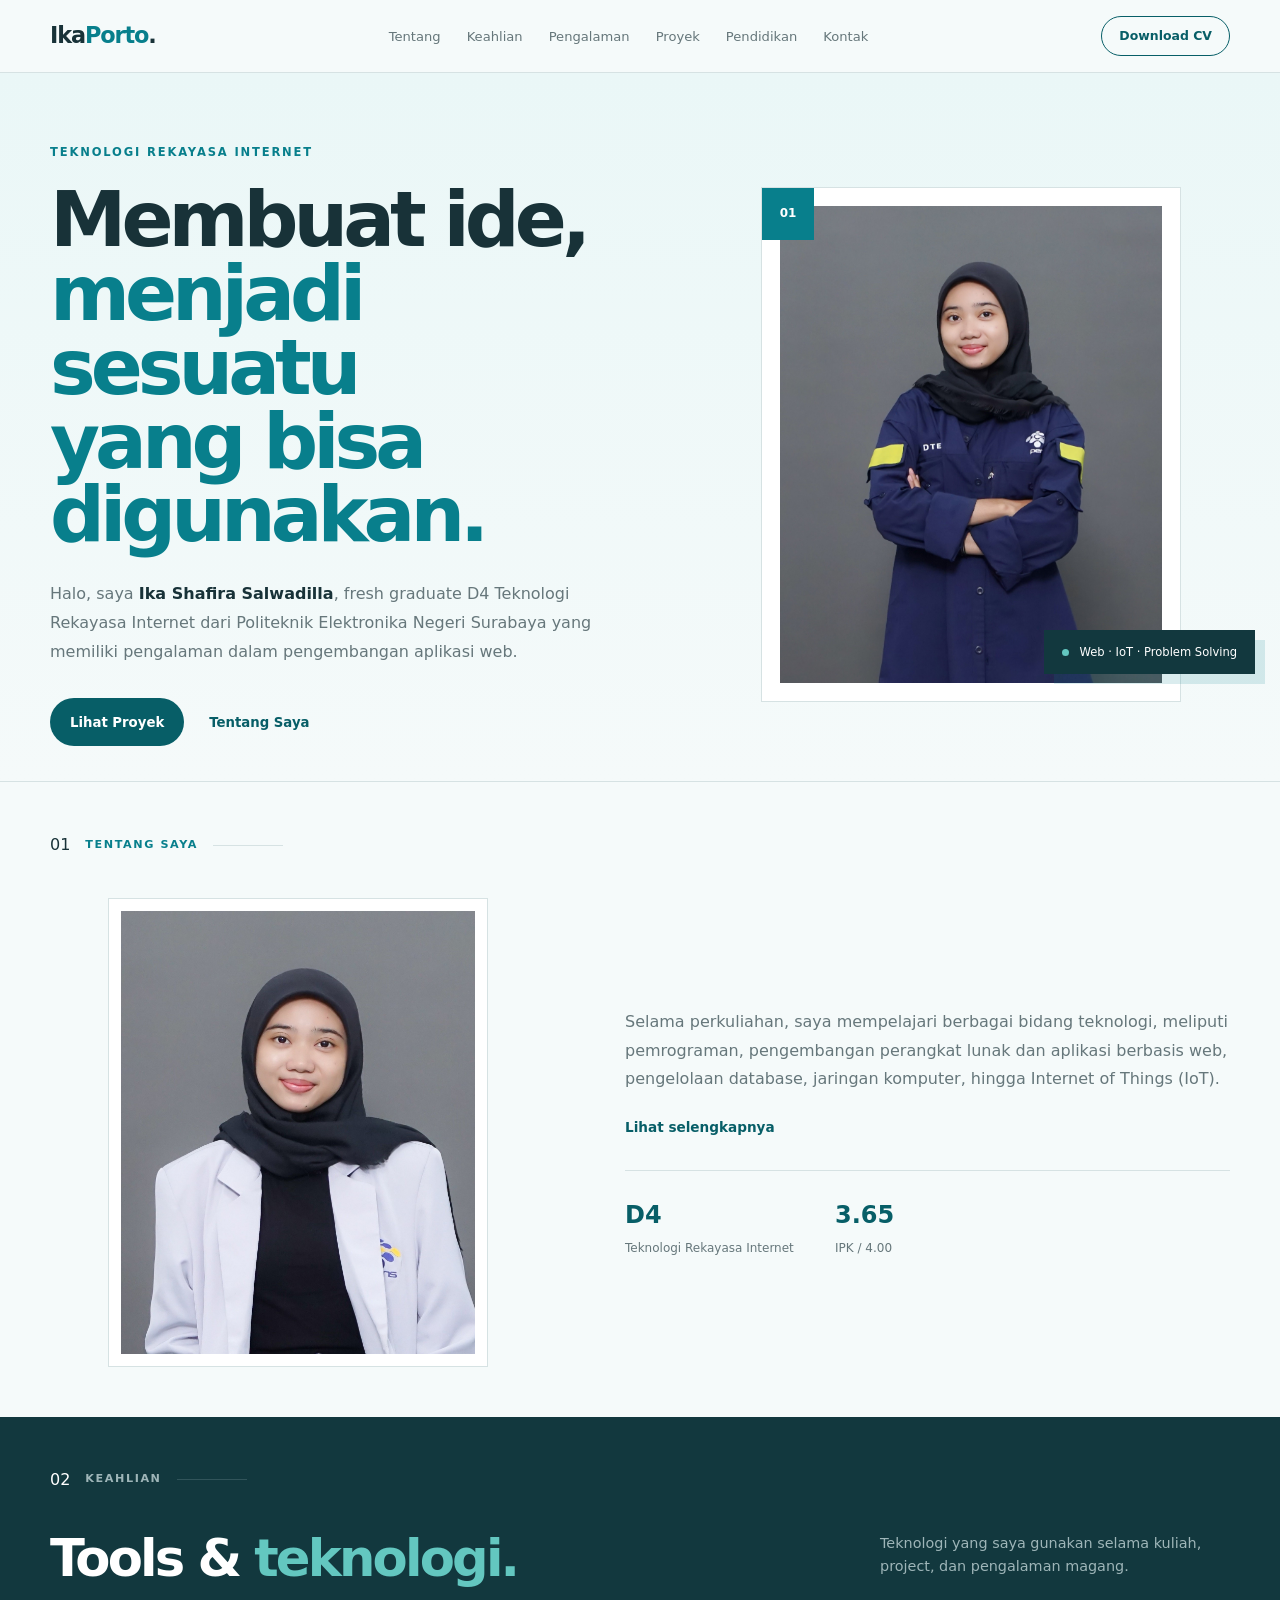
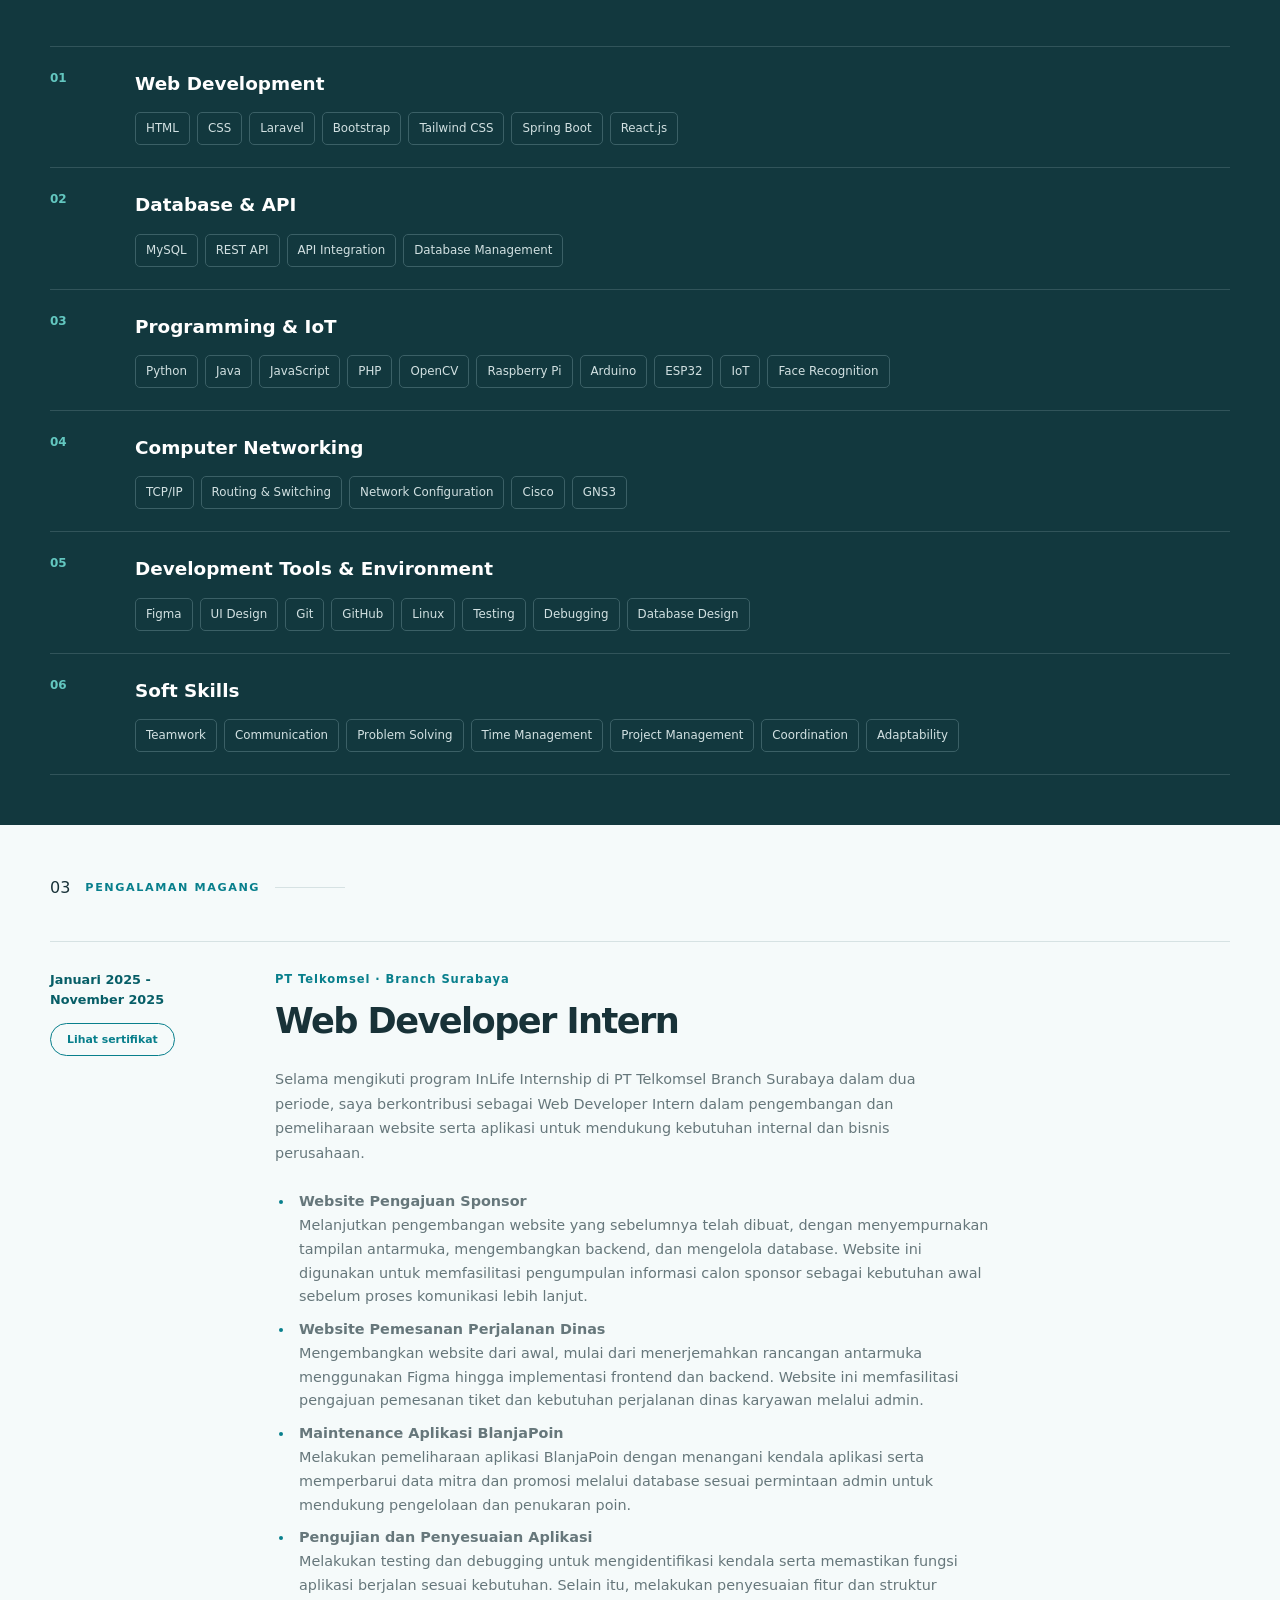
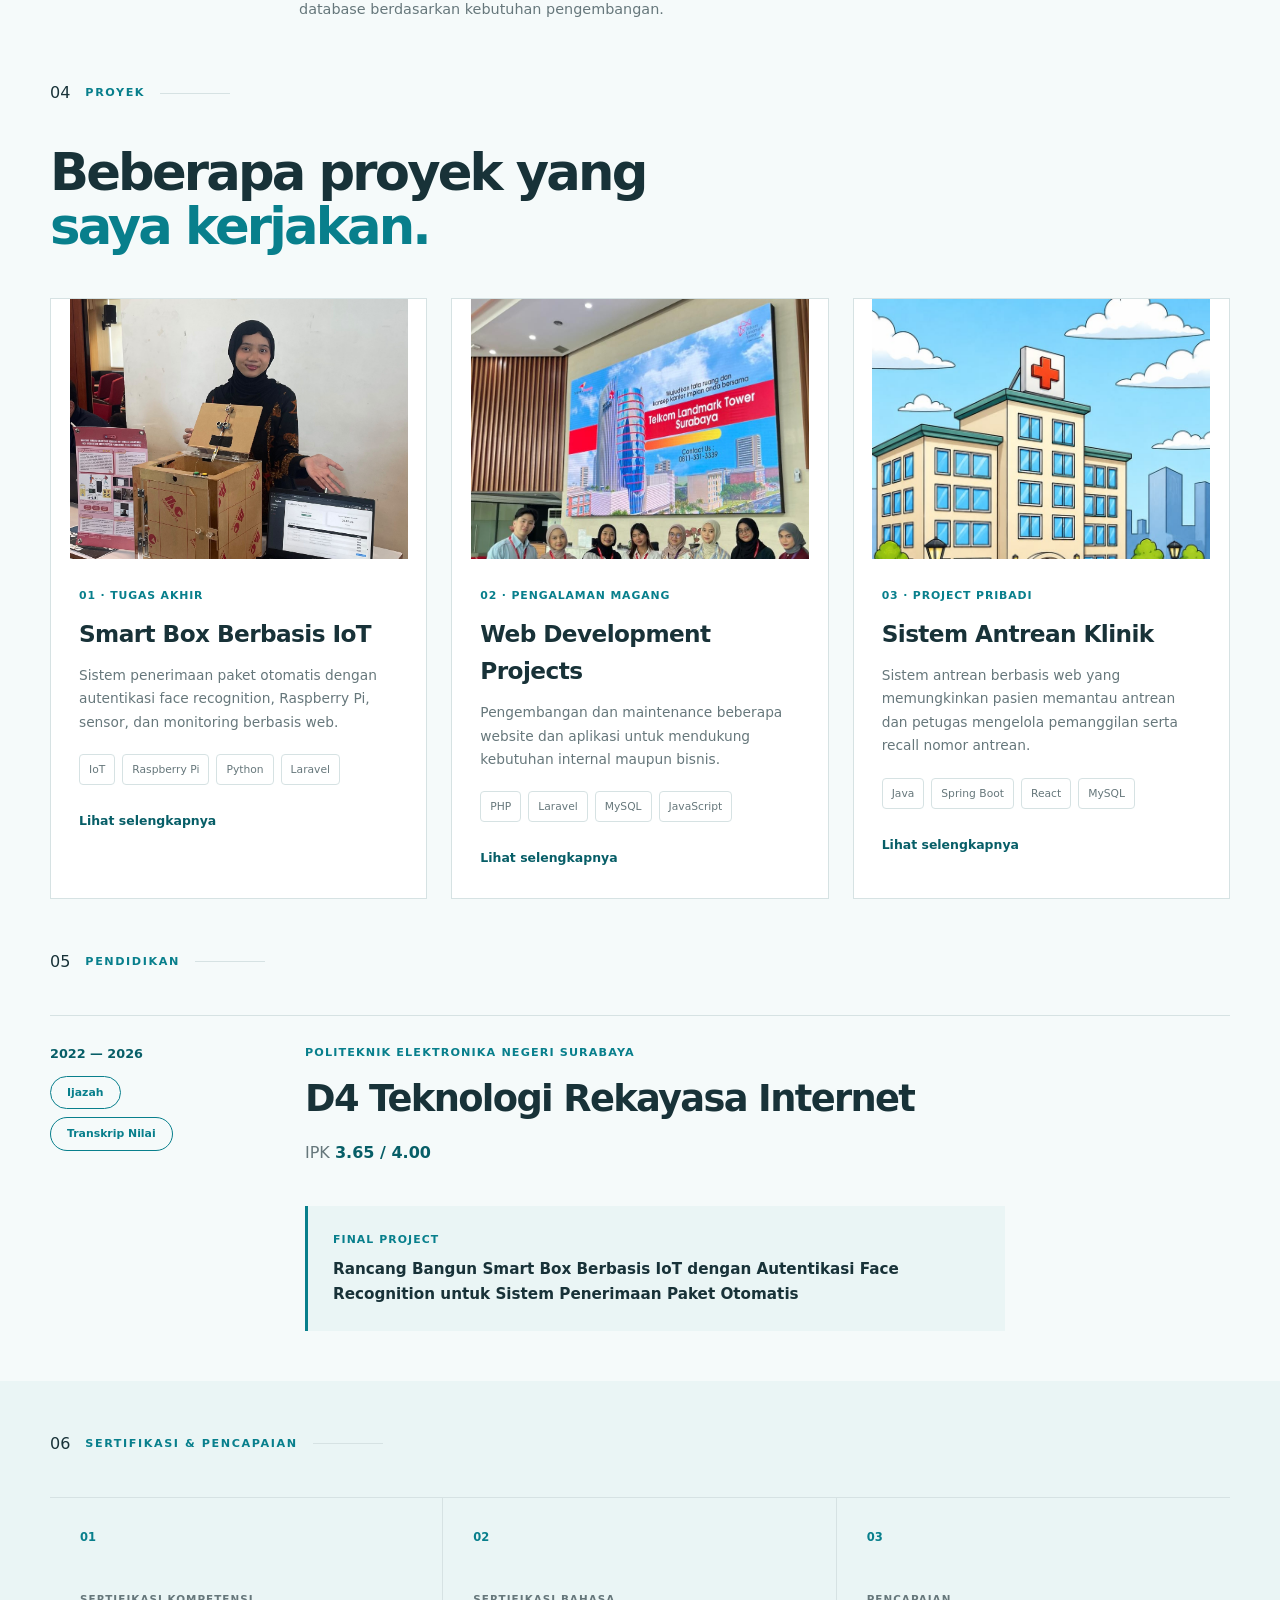
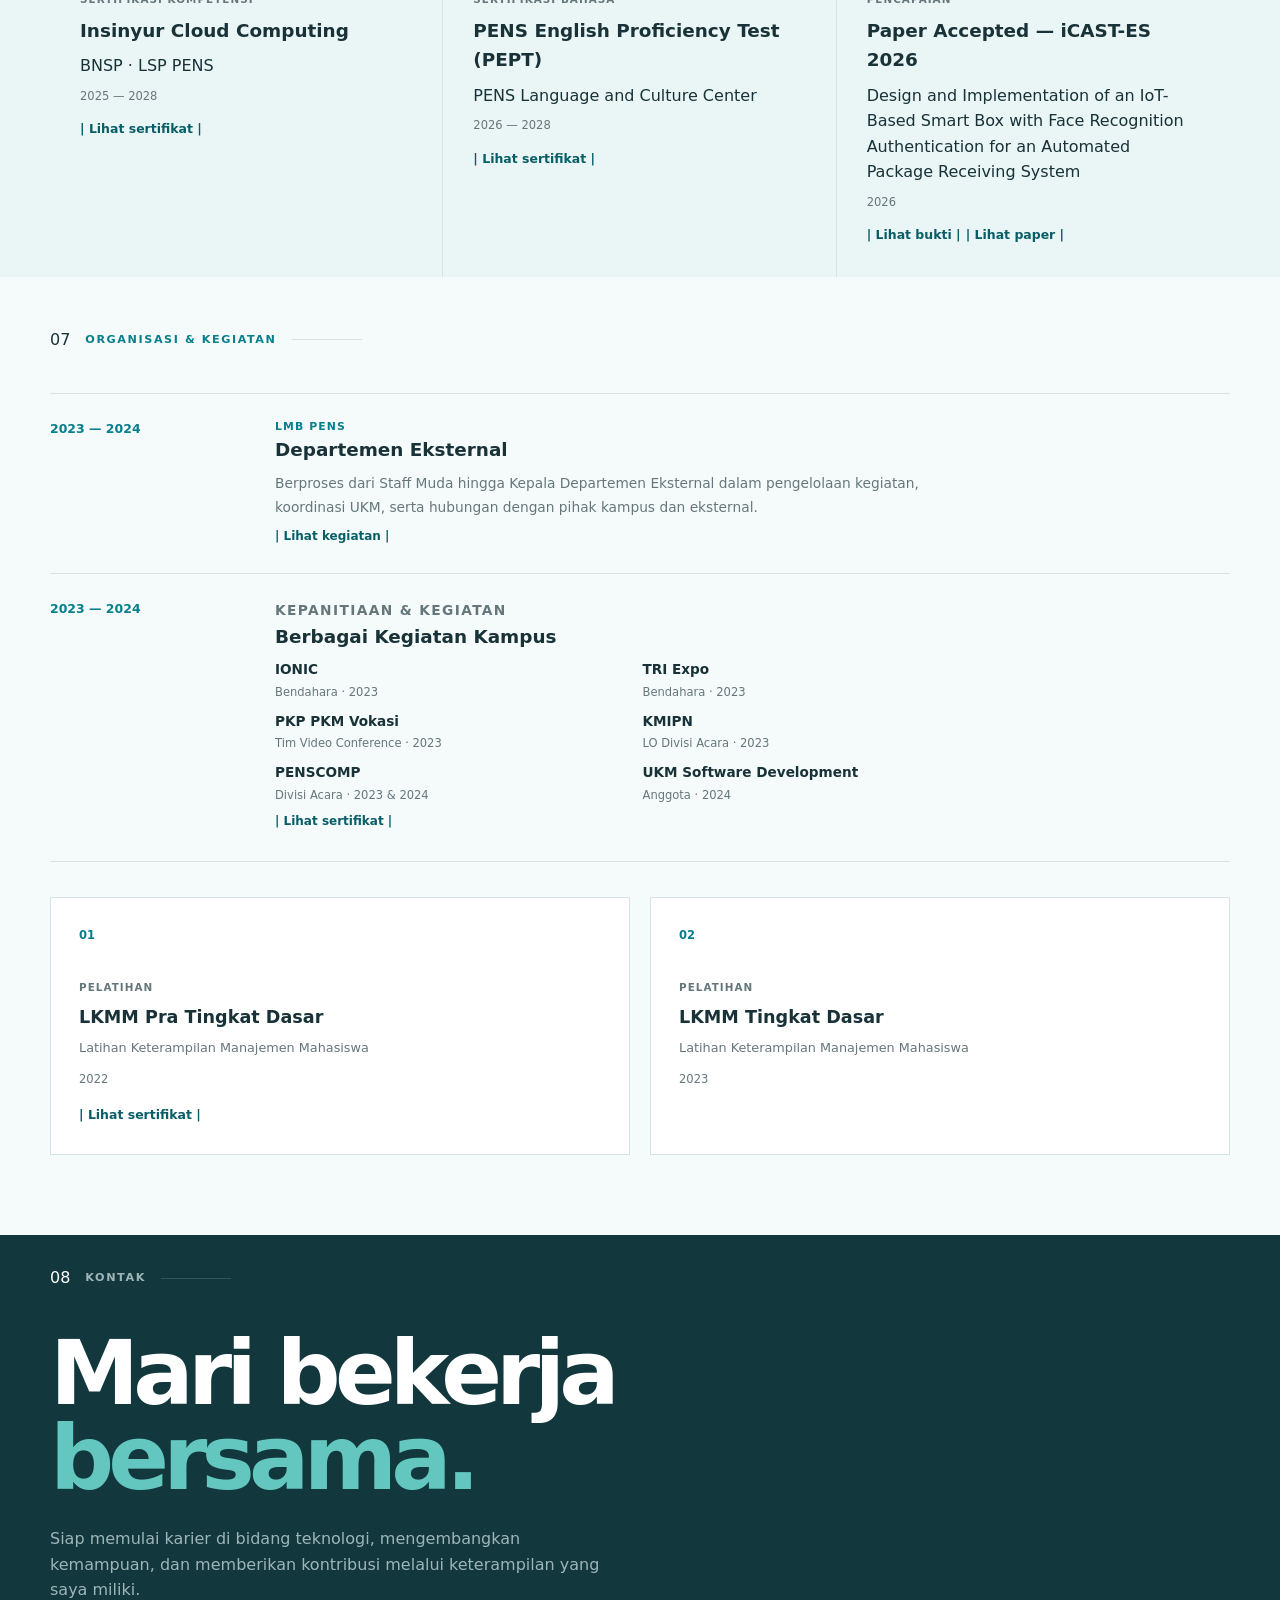
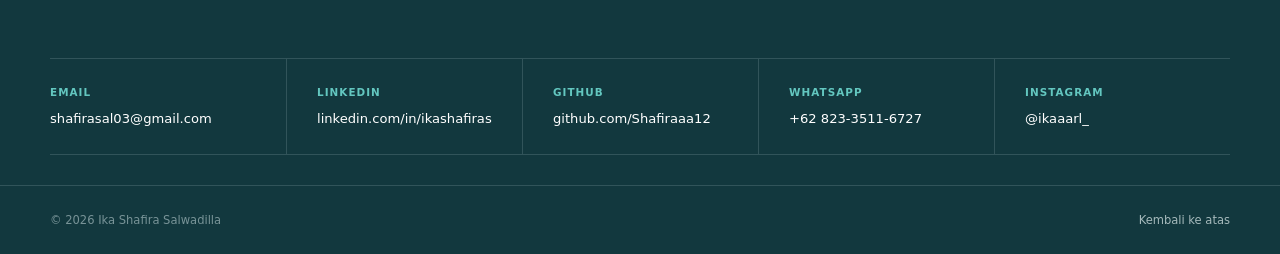
<file: index.html>
<!DOCTYPE html>
<html lang="id">
<head>
  <meta charset="UTF-8">
  <meta name="viewport" content="width=device-width, initial-scale=1.0">

  <title>Ika Shafira Salwadilla | Web Developer</title>

  <meta
    name="description"
    content="Portfolio Ika Shafira Salwadilla, fresh graduate Teknologi Rekayasa Internet dan Web Developer."
  >

  <link rel="stylesheet" href="css/style.css">
</head>

<body>

  <!-- NAVBAR -->

  <header class="navbar">
    <div class="container navbar__inner">

      <a href="#home" class="logo">
        Ika<span>Porto</span></span>.</span>
      </a>

      <button
        class="navbar__toggle"
        type="button"
        aria-label="Buka menu"
        aria-expanded="false"
      >
        ☰
      </button>

      <nav class="navbar__nav">
        <a href="#about">Tentang</a>
        <a href="#skills">Keahlian</a>
        <a href="#experience">Pengalaman</a>
        <a href="#projects">Proyek</a>
        <a href="#education">Pendidikan</a>
        <a href="#contact">Kontak</a>
      </nav>

      <a 
        href="files/CV_Ika_Shafira_Salwadilla.pdf"
        class="navbar__button"
        target="_blank">
        Download CV
      </a>

    </div>
  </header>


  <main>

    <!-- HOME  -->

    <section id="home" class="hero">

      <div class="container hero__inner">

        <div class="hero__content">

          <p class="hero__label">
            TEKNOLOGI REKAYASA INTERNET
          </p>

          <h1>
            Membuat ide,
            <span>menjadi sesuatu</span>
            <span>yang bisa digunakan.</span>
          </h1>

          <p class="hero__description">
            Halo, saya <strong>Ika Shafira Salwadilla</strong>, fresh graduate D4 Teknologi Rekayasa Internet dari Politeknik Elektronika Negeri Surabaya yang memiliki pengalaman dalam pengembangan aplikasi web.
          </p>

          <div class="hero__actions">

            <a href="#projects" class="button button--primary">
              Lihat Proyek
            </a>

            <a href="#about" class="button button--text hero__about">
              Tentang Saya 
            </a>

            <a
              href="files/CV_Ika_Shafira_Salwadilla.pdf"
              target="_blank"
              class="button button--text hero__cv"
            >
               Download CV 
            </a>

          </div>

        </div>


        <div class="hero__visual">

          <div class="hero__image-box">

            <div class="hero__image-number">
              01
            </div>

            <img
              src="images/foto-profil.jpg"
              alt="Foto profil Ika Shafira Salwadilla"
            >

          </div>

          <div class="hero__caption">
            <span></span>
            Web · IoT · Problem Solving
          </div>

        </div>

      </div>

    </section>


    <!-- ABOUT -->

    <section id="about" class="section">

      <div class="container">

        <div class="section__top">

          <p class="section__number">
            01
          </p>

          <p class="section__label">
            TENTANG SAYA
          </p>

        </div>


        <div class="about">

           <!-- FOTO -->
          <div class="about__visual">
            <div class="about__image-box">
              <img
                src="images/foto-profil1.jpg"
                alt="Foto Ika Shafira Salwadilla"
              >
            </div>
          </div>


          <div class="about__content">
            <p class="about__text">
              Selama perkuliahan, saya mempelajari berbagai bidang teknologi, 
              meliputi pemrograman, pengembangan perangkat lunak dan aplikasi berbasis web, 
              pengelolaan database, jaringan komputer, hingga Internet of Things (IoT).
            </p>
            <div class="about__more" id="aboutMore">  
              <p class="about__text">
                Saya memiliki pengalaman sebagai Web Developer Intern di PT Telkomsel Branch Surabaya, 
                dengan kontribusi dalam pengembangan dan pemeliharaan beberapa website dan aplikasi. 
                Pekerjaan tersebut mencakup implementasi antarmuka, pengembangan frontend dan backend, 
                pengelolaan database, serta testing dan debugging untuk memastikan aplikasi berjalan sesuai kebutuhan.
              <p class="about__text">
                Selain itu, saya mengembangkan Smart Box berbasis IoT sebagai Tugas Akhir 
                dengan mengintegrasikan Raspberry Pi, Face Recognition, sensor, website monitoring, 
                dan notifikasi Telegram. Saya juga mengembangkan proyek mandiri Sistem Antrean Klinik 
                menggunakan Java Spring Boot, React.js, dan MySQL, mulai dari pengembangan hingga deployment 
                aplikasi. Melalui pengalaman dan proyek tersebut, saya mengembangkan kemampuan analisis, 
                pemecahan masalah, serta kerja sama tim, dan memiliki ketertarikan untuk terus mempelajari teknologi baru.
              </p>
            </div>  

             <!-- Tombol -->
            <button
              type="button"
              class="about__toggle"
              id="aboutToggle"
            >
              Lihat selengkapnya
            </button>

            <div class="about__facts">

              <div>
                <strong>D4</strong>
                <span>Teknologi Rekayasa Internet</span>
              </div>

              <div>
                <strong>3.65</strong>
                <span>IPK / 4.00</span>
              </div>

            </div>

          </div>

        </div>

      </div>

    </section>


    <!-- SKILLS  -->

    <section id="skills" class="section section--dark">

      <div class="container">

        <div class="section__top section__top--dark">

          <p class="section__number">
            02
          </p>

          <p class="section__label">
            KEAHLIAN
          </p>

        </div>


        <div class="skills__heading">

          <h2>
            Tools & 
            <span> teknologi.</span>
          </h2>

          <p>
            Teknologi yang saya gunakan selama kuliah,
            project, dan pengalaman magang.
          </p>

        </div>


        <div class="skills">

          <div class="skill">

            <div class="skill__number">
              01
            </div>

            <div class="skill__content">

              <h3>
                Web Development
              </h3>

              <div class="skill__tags">

                <span>HTML</span>
                <span>CSS</span>
                <span>Laravel</span>
                <span>Bootstrap</span>
                <span>Tailwind CSS</span>
                <span>Spring Boot</span>
                <span>React.js</span>

              </div>

            </div>

          </div>


          <div class="skill">

            <div class="skill__number">
              02
            </div>

            <div class="skill__content">

              <h3>
                Database & API
              </h3>

              <div class="skill__tags">

                <span>MySQL</span>
                <span>REST API</span>
                <span>API Integration</span>
                <span>Database Management</span>

              </div>

            </div>

          </div>


          <div class="skill">

            <div class="skill__number">
              03
            </div>

            <div class="skill__content">

              <h3>
                Programming & IoT
              </h3>

              <div class="skill__tags">

                <span>Python</span>
                <span>Java</span>
                <span>JavaScript</span>
                <span>PHP</span>
                <span>OpenCV</span>
                <span>Raspberry Pi</span>
                <span>Arduino</span>
                <span>ESP32</span>
                <span>IoT</span>
                <span>Face Recognition</span>
              </div>
            </div>
          </div>
          <div class="skill">

  <div class="skill__number">
    04
  </div>

  <div class="skill__content">

    <h3>
      Computer Networking
    </h3>

    <div class="skill__tags">

      <span>TCP/IP</span>
      <span>Routing & Switching</span>
      <span>Network Configuration</span>
      <span>Cisco</span>
      <span>GNS3</span>

    </div>

  </div>

</div>
          <div class="skill">
            <div class="skill__number">
              05
            </div>
            <div class="skill__content">

              <h3>
                Development Tools & Environment
              </h3>
              <div class="skill__tags">
                <span>Figma</span>
                <span>UI Design</span>
                <span>Git</span>
                <span>GitHub</span>
                <span>Linux</span>
                <span>Testing</span>
                <span>Debugging</span>
                <span>Database Design</span>
              </div>
            </div>
          </div>
          <div class="skill">
            <div class="skill__number">
              06
            </div>
            <div class="skill__content">
              <h3>
                Soft Skills
              </h3>
              <div class="skill__tags">
                <span>Teamwork</span>
                <span>Communication</span>
                <span>Problem Solving</span>
                <span>Time Management</span>
                <span>Project Management</span>
                <span>Coordination</span>
                <span>Adaptability</span>
              </div>
            </div>
          </div>
        </div>
      </div>
    </section>


    <!-- EXPERIENCE  -->

    <section id="experience" class="section">

      <div class="container">

        <div class="section__top">

          <p class="section__number">
            03
          </p>

          <p class="section__label">
            PENGALAMAN MAGANG
          </p>

        </div>


        <div class="experience">

          <div class="experience__intro">

            <p class="experience__period">
            Januari 2025 - November 2025
            </p>
            
            <div class="education__documents">
              <a
                href="files/sertifikat_magang.pdf"
                target="_blank"
                rel="noopener"
                class="education__document"
              >
                Lihat sertifikat
              </a>
            </div>
          </div>  


          <div class="experience__content">

            <p class="experience__company">
              PT Telkomsel · Branch Surabaya
            </p>

            <h2>
              Web Developer Intern
            </h2>

            <p class="experience__description">
              Selama mengikuti program InLife Internship di PT Telkomsel Branch Surabaya 
              dalam dua periode, saya berkontribusi sebagai Web Developer Intern dalam pengembangan 
              dan pemeliharaan website serta aplikasi untuk mendukung kebutuhan internal dan bisnis perusahaan.
            </p>

            <ul class="experience__list">

              <li>
                <strong>Website Pengajuan Sponsor</strong><br>
                Melanjutkan pengembangan website yang sebelumnya telah dibuat, 
                dengan menyempurnakan tampilan antarmuka, mengembangkan backend, dan mengelola database. 
                Website ini digunakan untuk memfasilitasi pengumpulan informasi calon sponsor sebagai kebutuhan awal
                sebelum proses komunikasi lebih lanjut.
              </li>

              <li>
                <strong>Website Pemesanan Perjalanan Dinas</strong><br>
                Mengembangkan website dari awal, mulai dari menerjemahkan rancangan antarmuka menggunakan 
                Figma hingga implementasi frontend dan backend. Website ini memfasilitasi pengajuan 
                pemesanan tiket dan kebutuhan perjalanan dinas karyawan melalui admin.
              </li>

              <li>
                <strong>Maintenance Aplikasi BlanjaPoin</strong><br>
                Melakukan pemeliharaan aplikasi BlanjaPoin dengan menangani kendala 
                aplikasi serta memperbarui data mitra dan promosi melalui database sesuai permintaan 
                admin untuk mendukung pengelolaan dan penukaran poin.
              </li>

              <li>
                <strong>Pengujian dan Penyesuaian Aplikasi</strong><br>
                Melakukan testing dan debugging untuk mengidentifikasi kendala serta memastikan 
                fungsi aplikasi berjalan sesuai kebutuhan. Selain itu, melakukan penyesuaian fitur dan 
                struktur database berdasarkan kebutuhan pengembangan.
              </li>

          </div>

        </div>

      </div>

    </section>


    <!-- PROJECTS  -->

<section id="projects" class="section">

  <div class="container">

    <div class="section__top">

      <p class="section__number">
        04
      </p>

      <p class="section__label">
        PROYEK
      </p>

    </div>


    <div class="projects__heading">

      <h2>
        Beberapa proyek yang
        <span>saya kerjakan.</span>
      </h2>

    </div>


    <div class="projects">


      <!-- TA -->

      <article class="project-card">

        <div class="project-card__image">

          <img
            src="images/fotoTA.jpeg"
            alt="Smart Box berbasis IoT"
          >

        </div>


        <div class="project-card__content">

          <p class="project-card__number">
            01 · TUGAS AKHIR
          </p>

          <h3>
            Smart Box Berbasis IoT
          </h3>

          <p class="project-card__description">
            Sistem penerimaan paket otomatis dengan autentikasi
            face recognition, Raspberry Pi, sensor, dan monitoring
            berbasis web.
          </p>


          <div class="project-card__tags">

            <span>IoT</span>
            <span>Raspberry Pi</span>
            <span>Python</span>
            <span>Laravel</span>

          </div>


          <a
            href="proyek/smart-box.html"
            class="project-card__link"
          >
            Lihat selengkapnya
          </a>

        </div>

      </article>


      <!--  TELKOMSEL-->

      <article class="project-card">

        <div class="project-card__image">

          <img
            src="images/fototelkomsel.jpeg"
            alt="Project Web Development Telkomsel"
          >

        </div>


        <div class="project-card__content">

          <p class="project-card__number">
            02 · PENGALAMAN MAGANG
          </p>

          <h3>
            Web Development Projects
          </h3>

          <p class="project-card__description">
            Pengembangan dan maintenance beberapa website dan
            aplikasi untuk mendukung kebutuhan internal maupun bisnis.
          </p>


          <div class="project-card__tags">

            <span>PHP</span>
            <span>Laravel</span>
            <span>MySQL</span>
            <span>JavaScript</span>

          </div>


          <a
            href="proyek/magang.html"
            class="project-card__link"
          >
            Lihat selengkapnya
          </a>

        </div>

      </article>

<!-- SISTEM ANTRIAN  -->

      <article class="project-card">

        <div class="project-card__image">

          <img
            src="images/cover.jpg"
            alt="Sistem Antrian Klinik"
          >

        </div>


        <div class="project-card__content">

          <p class="project-card__number">
            03 · PROJECT PRIBADI
          </p>

          <h3>
          Sistem Antrean Klinik
          </h3>

          <p class="project-card__description">
            Sistem antrean berbasis web yang memungkinkan pasien
            memantau antrean dan petugas mengelola pemanggilan
            serta recall nomor antrean.
          </p>


          <div class="project-card__tags">
            <span>Java</span>
            <span>Spring Boot</span>
            <span>React</span>
            <span>MySQL</span>
          </div>

          <a
            href="proyek/sistem-antrian.html"
            class="project-card__link"
          >
            Lihat selengkapnya
          </a>
        </div>
      </article>
    </div>  
  </div>
</section> 
  
    <!-- EDUCATION  -->

<section id="education" class="section">

  <div class="container">

    <div class="section__top">

      <p class="section__number">
        05
      </p>

      <p class="section__label">
        PENDIDIKAN
      </p>

    </div>


    <div class="education">

      <div class="education__year">

        <p>
          2022 — 2026
        </p>

        <div class="education__documents">

          <a
            href="files/ijazah.pdf"
            target="_blank"
            rel="noopener"
            class="education__document"
          >
            Ijazah
          </a>

          <a
            href="files/Transkrip.pdf"
            target="_blank"
            rel="noopener"
            class="education__document"
          >
            Transkrip Nilai
          </a>

        </div>

      </div>


      <div class="education__content">

        <p class="education__institution">
          POLITEKNIK ELEKTRONIKA NEGERI SURABAYA
        </p>

        <h2>
          D4 Teknologi Rekayasa Internet
        </h2>

        <p class="education__gpa">
          IPK <strong>3.65 / 4.00</strong>
        </p>


        <div class="education__final">

          <p>
            FINAL PROJECT
          </p>

          <h3>
            Rancang Bangun Smart Box Berbasis IoT dengan
            Autentikasi Face Recognition untuk Sistem
            Penerimaan Paket Otomatis
          </h3>

        </div>

      </div>

    </div>

  </div>

</section>


    <!-- CERTIFICATION -->

    <section class="section section--light">

      <div class="container">

        <div class="section__top">

          <p class="section__number">
            06
          </p>

          <p class="section__label">
            SERTIFIKASI & PENCAPAIAN
          </p>

        </div>


        <div class="credentials">

          <article class="credential">

            <span>01</span>

            <div>

              <p class="credential__type">
                SERTIFIKASI KOMPETENSI
              </p>

              <h3>
                Insinyur Cloud Computing
              </h3>

              <p>
                BNSP · LSP PENS
              </p>
                <small>
                  2025 — 2028
                </small>


              <a
                href="files/sertifikat_BNSP.pdf"
                target="_blank"
                class="credential__link"
              >
              | Lihat sertifikat | 
              </a>

            </div>

          </article>


          <article class="credential">

            <span>02</span>

            <div>

              <p class="credential__type">
                SERTIFIKASI BAHASA
              </p>

              <h3>
                PENS English Proficiency Test (PEPT)
              </h3>

              <p>
                PENS Language and Culture Center
              </p>
                <small>
                  2026 — 2028
                </small>
               <a
                  href="files/sertifikat_TOEFL.pdf"
                  target="_blank"
                  class="credential__link"
                >
                  | Lihat sertifikat | 
                </a>

            </div>

          </article>


          <article class="credential">

            <span>03</span>

            <div>

              <p class="credential__type">
                PENCAPAIAN
              </p>

              <h3>
                Paper Accepted — iCAST-ES 2026
              </h3>

              <p>
                 Design and Implementation of an IoT-Based Smart Box
        with Face Recognition Authentication for an Automated
        Package Receiving System
              </p>
              <small>
        2026
      </small>
              <a
        href="files/bukti.pdf"
        target="_blank"
        class="credential__link"
      >
        | Lihat bukti |
      </a>
      <a
        href="files/paper.pdf"
        target="_blank"
        class="credential__link"
      >
        | Lihat paper | 
      </a>

            </div>

          </article>

        </div>

      </div>

    </section>


    <!-- ORGANIZATION  -->

<section class="section" id="organization">

  <div class="container">

    <div class="section__top">

      <p class="section__number">
        07
      </p>

      <p class="section__label">
        ORGANISASI & KEGIATAN
      </p>

    </div>


    <div class="activities">


      <!-- LMB 2024 -->

     <!-- LMB PENS -->

<article class="activity">

  <div class="activity__year">
    2023 — 2024
  </div>

  <div class="activity__content">

    <p class="activity__organization">
      LMB PENS
    </p>

    <h3>
      Departemen Eksternal
    </h3>

    <p>
      Berproses dari Staff Muda hingga Kepala Departemen Eksternal
      dalam pengelolaan kegiatan, koordinasi UKM, serta hubungan
      dengan pihak kampus dan eksternal.
    </p>

    <a
      href="kegiatan/lmb-2024.html"
      class="activity__link"
    >
      | Lihat kegiatan | 
    </a>

  </div>

</article>


      <!-- PANITIA -->

      <article class="activity activity--compact">

        <div class="activity__year">
          2023 — 2024
        </div>

        <div class="activity__content">

          <p class="activity__organization">
            KEPANITIAAN & KEGIATAN
          </p>

          <h3>
            Berbagai Kegiatan Kampus
          </h3>

          <div class="activity__list">

            <div>
              <span>IONIC</span>
              <small>Bendahara · 2023</small>
            </div>

            <div>
              <span>TRI Expo</span>
              <small>Bendahara · 2023</small>
            </div>

            <div>
              <span>PKP PKM Vokasi</span>
              <small>Tim Video Conference · 2023</small>
            </div>

            <div>
              <span>KMIPN</span>
              <small>LO Divisi Acara · 2023</small>
            </div>

            <div>
              <span>PENSCOMP</span>
              <small>Divisi Acara · 2023 & 2024</small>
            </div>

            <div>
              <span>UKM Software Development</span>
              <small>Anggota · 2024</small>
            </div>

          </div>

          <a
            href="files/panitia.pdf"
            class="activity__link"
          >
            | Lihat sertifikat |
          </a>

        </div>

      </article>
      <div class="training-cards">

  <article class="training-card">

    <span>01</span>

    <p class="training-card__type">
      PELATIHAN
    </p>

    <h3>
      LKMM Pra Tingkat Dasar
    </h3>

    <p>
      Latihan Keterampilan Manajemen Mahasiswa
    </p>

    <small>
      2022
    </small>

    <a
      href="files/sertifikat_lkmmpratd.pdf"
      target="_blank"
      class="training-card__link"
    >
      | Lihat sertifikat | 
    </a>

  </article>


  <article class="training-card">

    <span>02</span>

    <p class="training-card__type">
      PELATIHAN
    </p>

    <h3>
      LKMM Tingkat Dasar
    </h3>

    <p>
      Latihan Keterampilan Manajemen Mahasiswa
    </p>

    <small>
      2023
    </small>

    <!--<a
      href="files/sertifikat-lkmm-td.pdf"
      target="_blank"
      class="training-card__link"
    >
      Lihat sertifikat →
    </a>-->

  </article>

</div>


    </div>

  </div>

</section>


    <!-- CONTACT -->

    <section id="contact" class="contact">

      <div class="container">

        <div class="section__top section__top--dark">

          <p class="section__number">
            08
          </p>

          <p class="section__label">
            KONTAK
          </p>

        </div>


        <h2>
          Mari bekerja
          <span>bersama.</span>
        </h2>

        <p class="contact__description">
          Siap memulai karier di bidang teknologi, mengembangkan kemampuan, dan memberikan kontribusi melalui keterampilan yang saya miliki.
        </p>


        <div class="contact__links">

          <a href="mailto:shafirasal03@gmail.com">

            <span>
              Email
            </span>

            shafirasal03@gmail.com

          </a>

          <a
            href="https://linkedin.com/in/ikashafiras"
            target="_blank"
            rel="noopener noreferrer"
          >
            <span>LinkedIn</span>
              linkedin.com/in/ikashafiras
          </a>

          <a
            href="https://github.com/Shafiraaa12"
            target="_blank"
            rel="noopener noreferrer"
          >
            <span>GitHub</span>
              github.com/Shafiraaa12
          </a>


          <a
            href="https://wa.me/6282335116727"
            target="_blank"
            rel="noopener"
          >
            <span>
              WhatsApp
            </span>
            +62 823-3511-6727
          </a>

          <a
            href="https://instagram.com/ikaaarl_"
            target="_blank"
            rel="noopener"
          >
            <span>
              Instagram
            </span>
            @ikaaarl_
          </a>

        </div>

      </div>

    </section>

  </main>


  <!-- FOOTER -->

  <footer class="footer">

    <div class="container footer__inner">

      <p>
        © 2026 Ika Shafira Salwadilla
      </p>

      <a href="#home">
        Kembali ke atas 
      </a>

    </div>

  </footer>


  <!--  JAVASCRIPT  -->

  <script>

    const toggle = document.querySelector(".navbar__toggle");
    const nav = document.querySelector(".navbar__nav");

    toggle.addEventListener("click", function () {

      const isOpen = nav.classList.toggle("is-open");

      toggle.setAttribute(
        "aria-expanded",
        isOpen ? "true" : "false"
      );

    });


    document.querySelectorAll(".navbar__nav a").forEach(link => {

      link.addEventListener("click", function () {

        nav.classList.remove("is-open");

        toggle.setAttribute(
          "aria-expanded",
          "false"
        );

      });

    });

    // About - Lihat selengkapnya

    const aboutToggle = document.getElementById('aboutToggle');
    const aboutMore = document.getElementById('aboutMore');

    if (aboutToggle && aboutMore) {

      aboutToggle.addEventListener("click", function () {
        aboutMore.classList.toggle("is-open");
        if (aboutMore.classList.contains("is-open")) {

          aboutToggle.innerHTML =
            'Tutup <span>↑</span>';
        } else {
          aboutToggle.innerHTML =
            'Lihat selengkapnya <span>→</span>';
        }
      });
    }

  </script>

</body>
</html>
</file>
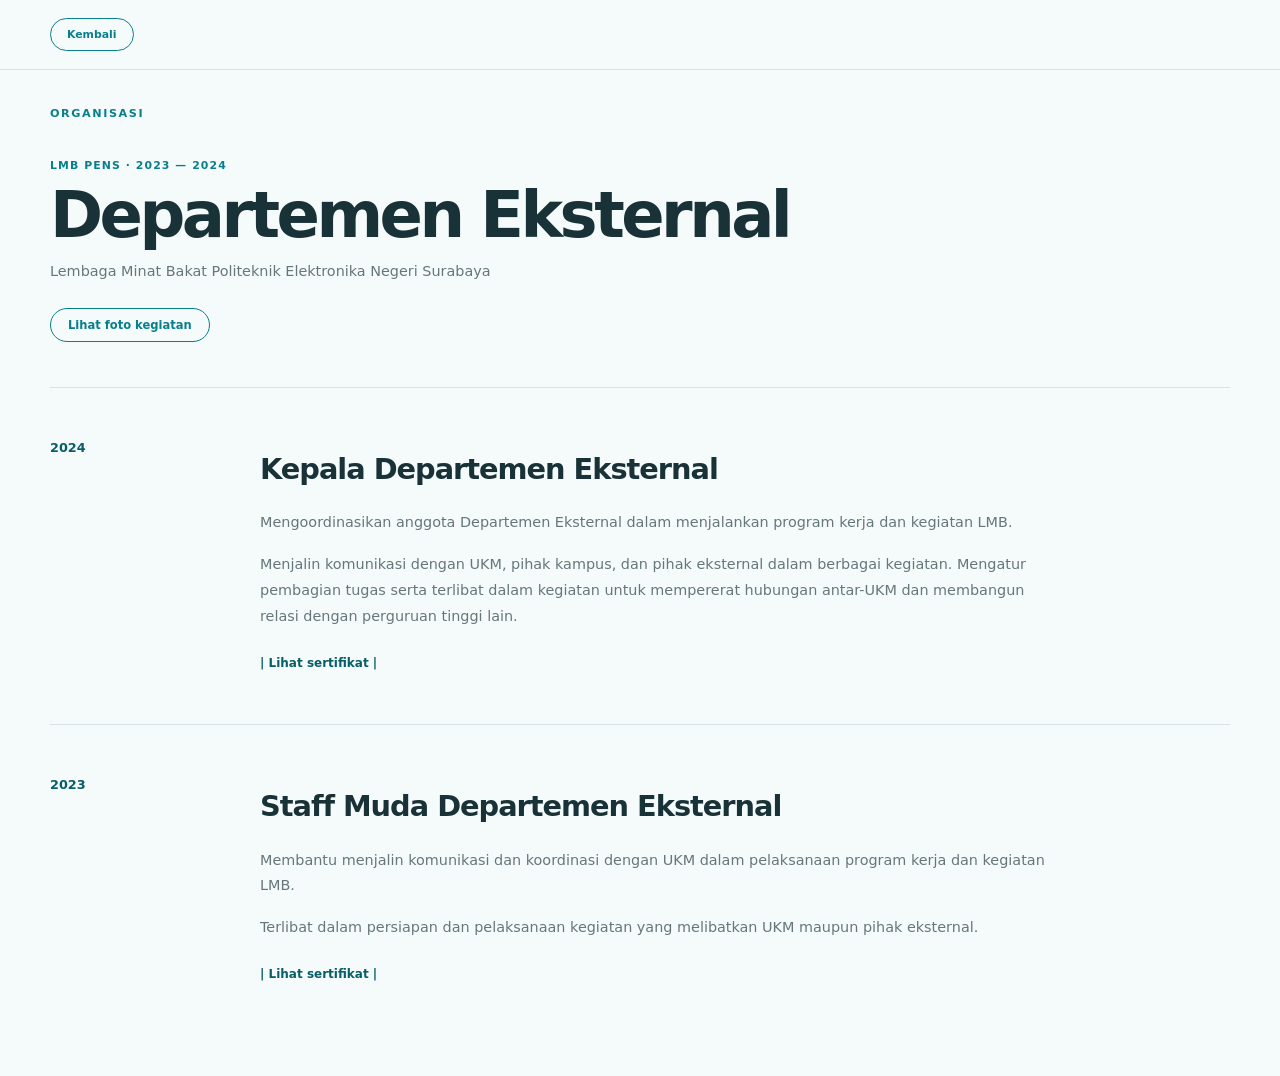
<file: kegiatan/lmb-2024.html>
<!DOCTYPE html>
<html lang="id">

<head>

  <meta charset="UTF-8">

  <meta
    name="viewport"
    content="width=device-width, initial-scale=1.0"
  >

  <title>LMB PENS — Departemen Eksternal</title>

  <link
    rel="stylesheet"
    href="../css/style.css"
  >

</head>


<body>


  <!-- ================= HEADER ================= -->

  <header class="detail-header">

    <div class="container">

      <a
        href="../index.html#education"
        class="education__document"
      >
        Kembali
      </a>

    </div>

  </header>



  <main>

    <section class="section">

      <div class="container">


        <!-- ================= PAGE HEADING ================= -->

        <div class="detail-top">

          <p class="section__label">
            ORGANISASI
          </p>

        </div>


        <div class="detail-heading">

          <p class="activity__organization">
            LMB PENS · 2023 — 2024
          </p>

          <h1>
            Departemen Eksternal
          </h1>

          <p>
            Lembaga Minat Bakat Politeknik Elektronika
            Negeri Surabaya
          </p>


          <!-- TOMBOL FOTO -->

          <button
            type="button"
            class="lmb-gallery-button"
            onclick="openLmbGallery()"
          >
            Lihat foto kegiatan 
          </button>

        </div>



        <!-- ================= 2024 ================= -->

        <article class="lmb-period">

          <div class="lmb-period__year">
            2024
          </div>


          <div class="lmb-period__content">

            <h2>
              Kepala Departemen Eksternal
            </h2>

            <p>
              Mengoordinasikan anggota Departemen Eksternal dalam
              menjalankan program kerja dan kegiatan LMB.
            </p>

            <p>
              Menjalin komunikasi dengan UKM, pihak kampus, dan
              pihak eksternal dalam berbagai kegiatan. Mengatur
              pembagian tugas serta terlibat dalam kegiatan untuk
              mempererat hubungan antar-UKM dan membangun relasi
              dengan perguruan tinggi lain.
            </p>


            <a
              href="../files/sertifikat_lmb2024.pdf"
              target="_blank"
              rel="noopener"
              class="activity__link"
            >
              | Lihat sertifikat | 
            </a>

          </div>

        </article>



        <!-- ================= 2023 ================= -->

        <article class="lmb-period">

          <div class="lmb-period__year">
            2023
          </div>


          <div class="lmb-period__content">

            <h2>
              Staff Muda Departemen Eksternal
            </h2>

            <p>
              Membantu menjalin komunikasi dan koordinasi dengan
              UKM dalam pelaksanaan program kerja dan kegiatan LMB.
            </p>

            <p>
              Terlibat dalam persiapan dan pelaksanaan kegiatan
              yang melibatkan UKM maupun pihak eksternal.
            </p>


            <a
              href="../files/sertifikat_lmb2023.pdf"
              target="_blank"
              rel="noopener"
              class="activity__link"
            >
              | Lihat sertifikat |
            </a>

          </div>

        </article>


      </div>

    </section>

  </main>



  <!-- =====================================================
       PHOTO MODAL
  ====================================================== -->

  <div
    class="lmb-modal"
    id="lmbModal"
  >

    <div
      class="lmb-modal__overlay"
      onclick="closeLmbGallery()"
    ></div>


    <div class="lmb-modal__box">


      <!-- CLOSE -->

      <button
        type="button"
        class="lmb-modal__close"
        onclick="closeLmbGallery()"
        aria-label="Tutup"
      >
        ×
      </button>



      <!-- PHOTO -->

      <div class="lmb-modal__photo">


        <button
          type="button"
          class="lmb-modal__arrow lmb-modal__arrow--left"
          onclick="changeLmbPhoto(-1)"
          aria-label="Foto sebelumnya"
        >
          ←
        </button>


        <img
          id="lmbModalImage"
          src="../images/lmb-1.JPG"
          alt="Dokumentasi kegiatan LMB PENS"
        >


        <button
          type="button"
          class="lmb-modal__arrow lmb-modal__arrow--right"
          onclick="changeLmbPhoto(1)"
          aria-label="Foto berikutnya"
        >
          →
        </button>


      </div>



      <!-- CAPTION -->

      <div class="lmb-modal__info">

        <span id="lmbPhotoNumber">
          1 / 5
        </span>

        <p id="lmbPhotoCaption">
          Kegiatan LMB PENS 2024
        </p>

      </div>


    </div>

  </div>



  <!-- =====================================================
       JAVASCRIPT
  ====================================================== -->

  <script>

    const lmbPhotos = [

      {
        src: "../images/lmb-1.JPG",
        caption: "Kegiatan LMB PENS"
      },

      {
        src: "../images/lmb-2.JPG",
        caption: "Kegiatan LMB PENS"
      },

      {
        src: "../images/lmb-3.JPG",
        caption: "Kegiatan LMB PENS"
      },

      {
        src: "../images/lmb-4.JPG",
        caption: "Kegiatan LMB PENS"
      },

      {
        src: "../images/lmb-5.JPG",
        caption: "Kegiatan LMB PENS"
      }

    ];


    let lmbCurrentPhoto = 0;



    function openLmbGallery() {

      const modal =
        document.getElementById("lmbModal");

      lmbCurrentPhoto = 0;

      updateLmbPhoto();

      modal.classList.add("is-open");

      document.body.classList.add("modal-open");

    }



    function closeLmbGallery() {

      const modal =
        document.getElementById("lmbModal");

      modal.classList.remove("is-open");

      document.body.classList.remove("modal-open");

    }



    function changeLmbPhoto(direction) {

      lmbCurrentPhoto += direction;


      if (lmbCurrentPhoto < 0) {

        lmbCurrentPhoto =
          lmbPhotos.length - 1;

      }


      if (lmbCurrentPhoto >= lmbPhotos.length) {

        lmbCurrentPhoto = 0;

      }


      updateLmbPhoto();

    }



    function updateLmbPhoto() {

      const image =
        document.getElementById("lmbModalImage");

      const number =
        document.getElementById("lmbPhotoNumber");

      const caption =
        document.getElementById("lmbPhotoCaption");


      image.src =
        lmbPhotos[lmbCurrentPhoto].src;


      image.alt =
        lmbPhotos[lmbCurrentPhoto].caption;


      number.textContent =
        (lmbCurrentPhoto + 1)
        + " / "
        + lmbPhotos.length;


      caption.textContent =
        lmbPhotos[lmbCurrentPhoto].caption;

    }



    /* ================= KEYBOARD ================= */

    document.addEventListener(
      "keydown",
      function(event) {

        const modal =
          document.getElementById("lmbModal");


        if (!modal.classList.contains("is-open")) {
          return;
        }


        if (event.key === "Escape") {

          closeLmbGallery();

        }


        if (event.key === "ArrowLeft") {

          changeLmbPhoto(-1);

        }


        if (event.key === "ArrowRight") {

          changeLmbPhoto(1);

        }

      }
    );

  </script>


</body>

</html>
</file>
<file: css/style.css>
/* VARIABLES */

:root {

  --brand: #087f8c;
  --brand-dark: #075e67;
  --brand-light: #63c7c0;

  --background: #f5fafa;
  --background-soft: #eaf5f5;

  --white: #ffffff;

  --text: #183238;
  --text-light: #66777b;

  --border: #d6e2e3;

  --dark: #12383e;

  --radius: 14px;

}


/* RESET */

* {
  box-sizing: border-box;
  margin: 0;
  padding: 0;
}

html {
  scroll-behavior: smooth;
}

body {
  font-family:
    "Segoe UI",
    system-ui,
    -apple-system,
    BlinkMacSystemFont,
    sans-serif;
  background: var(--background);
  color: var(--text);
  line-height: 1.6;
}

img {
  display: block;
  max-width: 100%;
}

a {
  color: inherit;
  text-decoration: none;
}

button {
  font-family: inherit;
}

/* CONTAINER */
.container {
  width: min(
    1180px,
    calc(100% - 48px)
  );
  margin: 0 auto;
}

/* NAVBAR */
.navbar {
  position: sticky;
  top: 0;
  z-index: 1000;
  background: rgba(
    245,
    250,
    250,
    0.95
  );
  border-bottom: 1px solid var(--border);
  backdrop-filter: blur(12px);
}

.navbar__inner {
  min-height: 72px;
  display: flex;
  align-items: center;
  justify-content: space-between;
  gap: 30px;
}

.logo {
  font-size: 1.4rem;
  font-weight: 800;
  letter-spacing: -0.05em;
}

.logo span {
  color: var(--brand);
}

.navbar__nav {
  display: flex;
  align-items: center;
  gap: 26px;
}

.navbar__nav a {
  position: relative;
  color: var(--text-light);
  font-size: 0.82rem;
  font-weight: 500;
  transition:
    color 0.2s ease;
}

.navbar__nav a::after {
  content: "";
  position: absolute;
  left: 0;
  bottom: -6px;
  width: 0;
  height: 2px;
  background: var(--brand);
  transition:
    width 0.2s ease;
}

.navbar__nav a:hover {
  color: var(--brand-dark);
}

.navbar__nav a:hover::after {
  width: 100%;
}

.navbar__button {
  padding: 9px 17px;
  border: 1px solid var(--brand-dark);
  border-radius: 999px;
  color: var(--brand-dark);
  font-size: 0.78rem;
  font-weight: 650;
  transition:
    background 0.2s ease,
    color 0.2s ease;
}

.navbar__button:hover {
  background: var(--brand-dark);
  color: var(--white);
}

.navbar__toggle {
  display: none;
  border: 0;
  background: transparent;
  color: var(--text);
  cursor: pointer;
  font-size: 1.4rem;
}

/* HERO */
.hero {
  padding: 35px 0 70px;
  margin-bottom: 0;
  padding-bottom: 0;
  display: flex;
  align-items: center;
  border-bottom: 1px solid var(--border);
  background:
    linear-gradient(
      180deg,
      #eaf7f7 0%,
      #f5fafa 100%
    );
}

.hero__inner {
  display: grid;
  grid-template-columns:
    minmax(0, 1.05fr)
    minmax(350px, 0.95fr);
  align-items: center;
  gap: 90px;
  padding: 35px 0;
}

.hero__content {
  max-width: 680px;
}

.hero__label {
  margin: 0 0 22px;
  color: var(--brand);
  font-size: 0.72rem;
  font-weight: 750;
  letter-spacing: 0.16em;
}

.hero h1 {
  margin: 0 0 28px;
  font-size: clamp(
    3.2rem,
    6vw,
    5.8rem
  );
  line-height: 0.96;
  letter-spacing: -0.065em;
  font-weight: 750;
}

.hero h1 span {
  display: block;
  color: var(--brand);
}

.hero__description {
  max-width: 620px;
  margin: 0 0 13px;
  color: var(--text-light);
  font-size: 1rem;
  line-height: 1.8;
}

.hero__description strong {
  color: var(--text);
}

.hero__actions {
  display: flex;
  align-items: center;
  gap: 25px;
  margin-top: 32px;
  flex-wrap: wrap;
}

.button {
  display: inline-flex;
  align-items: center;
  gap: 12px;
  min-height: 48px;
  padding: 0 20px;
  border-radius: 999px;
  font-size: 0.83rem;
  font-weight: 650;
  transition:
    transform 0.2s ease,
    background 0.2s ease;
}

.button:hover {
  transform: translateY(-2px);
}

.button--primary {
  background: var(--brand-dark);
  color: var(--white);
}

.button--primary:hover {
  background: var(--brand);
}

.button--text {
  padding-left: 0;
  color: var(--brand-dark);
}

.button--text:hover {
  color: var(--brand);
}

/* HERO IMAGE */
.hero__visual {
  position: relative;
  display: flex;
  justify-content: center;
}

.hero__image-box {
  position: relative;
  width: min(
    420px,
    100%
  );
  padding: 18px;
  background: var(--white);
  border: 1px solid var(--border);
}

.hero__image-box img {
  width: 100%;
  aspect-ratio: 4 / 5;
  object-fit: cover;
  object-position: center;
  display: block;
}

.hero__image-number {
  position: absolute;
  top: 0;
  left: 0;
  z-index: 2;
  width: 52px;
  height: 52px;
  display: grid;
  place-items: center;
  background: var(--brand);
  color: var(--white);
  font-size: 0.75rem;
  font-weight: 750;
}

.hero__caption {
  position: absolute;
  right: -25px;
  bottom: 28px;
  padding: 13px 18px;
  background: var(--dark);
  color: var(--white);
  font-size: 0.72rem;
  box-shadow:
    10px 10px 0 rgba(
      8,
      127,
      140,
      0.15
    );
}

.hero__caption span {
  display: inline-block;
  width: 7px;
  height: 7px;
  margin-right: 7px;
  border-radius: 50%;
  background: var(--brand-light);
}

/* SECTIONS */
.section {
  padding: 50px 0;
}

.section--light {
  background: var(--background-soft);
  margin-bottom: 0;
  padding-bottom: 0;
}

.section--dark {
  background: var(--dark);
  color: var(--white);
}

.section__top {
  display: flex;
  align-items: center;
  gap: 15px;
  padding-bottom: 40px;
}

/*.section__number {
  color: var(--brand);
  font-size: 0.75rem;
  font-weight: 750;
}*/

.section__label {
  color: var(--brand);
  font-size: 0.7rem;
  font-weight: 750;
  letter-spacing: 0.14em;
}

.section__top::after {
  content: "";
  width: 70px;
  height: 1px;
  background: var(--border);
}

.section__top--dark .section__label {
  color: #9eb5b8;
}

.section__top--dark::after {
  background: #31545a;
}

/* ABOUT */
.about {
  display: grid;
  grid-template-columns: 0.9fr 1.1fr;
  align-items: center;
  gap: 80px;
}

/* FOTO */
.about__visual {
  display: flex;
  justify-content: center;
}

.about__image-box {
  width: min(380px, 100%);
  padding: 12px;
  background: var(--white);
  border: 1px solid var(--border);
}

.about__image-box img {
  width: 100%;
  aspect-ratio: 4 / 5;
  display: block;
  object-fit: cover;
  object-position: center;
}

/* CONTENT */
.about__content {
  max-width: 700px;
}
.about__text {
  margin: 0 0 20px;
  color: var(--text-light);
  font-size: 1rem;
  line-height: 1.8;
}

/*  TEKS TAMBAHAN */
.about__more {
  display: none;
}

.about__more.is-open {
  display: block;
}

/* TOMBOL */
.about__toggle {
  display: inline-flex;
  align-items: center;
  margin: 0 0 35px;
  padding: 0;
  border: none;
  background: transparent;
  color: var(--brand-dark);
  font-family: inherit;
  font-size: 0.85rem;
  font-weight: 700;
  cursor: pointer;
}

.about__toggle:hover {
  color: var(--brand);
}

.about__toggle span {
  margin-left: 6px;
}

/* FACTS */
.about__facts {
  display: grid;
  grid-template-columns: repeat(3, 1fr);
  gap: 25px;
  padding-top: 25px;
  border-top: 1px solid var(--border);
}

.about__facts div {
  display: flex;
  flex-direction: column;
  gap: 4px;
}

.about__facts strong {
  color: var(--brand-dark);
  font-size: 1.5rem;
  font-weight: 750;
}

.about__facts span {
  color: var(--text-light);
  font-size: 0.75rem;
  line-height: 1.5;
}

/* SKILLS */
.skills__heading {
  display: grid;
  grid-template-columns:
    1fr
    350px;
  gap: 80px;
  margin-bottom: 60px;
}

.skills__heading h2 {
  max-width: 650px;
  font-size: clamp(
    2.2rem,
    4vw,
    3.7rem
  );
  line-height: 1.05;
  letter-spacing: -0.055em;
}

.skills__heading h2 span {
  color: var(--brand-light);
}

.skills__heading > p {
  color: #9eb5b8;
  font-size: 0.9rem;
}

.skills {
  border-top: 1px solid #31545a;
}

.skill {
  display: grid;
  grid-template-columns:
    60px
    1fr;
  gap: 25px;
  padding: 22px 0;
  border-bottom: 1px solid #31545a;
}

.skill__number {
  color: var(--brand-light);
  font-size: 0.75rem;
  font-weight: 700;
}

.skill__content h3 {
  margin-bottom: 14px;
  font-size: 1.15rem;
}

.skill__tags {
  display: flex;
  flex-wrap: wrap;
  gap: 7px;
}

.skill__tags span {
  padding: 6px 10px;
  border: 1px solid #3b6066;
  color: #d2e1e2;
  border-radius: 5px;
  font-size: 0.74rem;
}

/* EXPERIENCE */
.experience {
  display: grid;
  grid-template-columns:
    170px
    1fr;
  gap: 55px;
  padding-top: 28px;
  border-top: 1px solid var(--border);
}

.section:has(.experience) {
  padding-bottom: 0;
  margin-bottom: 0;
}

.experience__period {
  color: var(--brand-dark);
  font-size: 0.8rem;
  font-weight: 700;
}

.experience__link {
  display: flex;
  flex-direction: column;
  align-items: flex-start;
  gap: 8px;
  margin-top: 12px;
}  

/*.experience__duration {
  margin-top: 3px;
  color: var(--text-light);
  font-size: 0.7rem;
  letter-spacing: 0.1em;
}*/

.experience__company {
  margin-bottom: 5px;
  color: var(--brand);
  font-size: 0.72rem;
  font-weight: 750;
  letter-spacing: 0.08em;
}

.experience__content h2 {
  margin: 0 0 18px;
  font-size: 2.2rem;
  letter-spacing: -0.045em;
}

.experience__list {
  max-width: 720px;
  margin: 0;
  padding-left: 19px;
  color: var(--text-light);
}

.experience__list li {
  margin-bottom: 9px;
  padding-left: 5px;
  font-size: 0.9rem;
  line-height: 1.65;
}

.experience__list li::marker {
  color: var(--brand);
}

.experience__description {
  max-width: 680px;
  margin-bottom: 25px;
  color: var(--text-light);
  font-size: 0.9rem;
  line-height: 1.7;
}

/* PROJECTS */
.section:has(.projects) {
  padding-bottom: 0;
  margin-bottom: 0;
}

.projects__heading {
  display: grid;
  grid-template-columns: 1fr 350px;
  gap: 55px;
  margin-bottom: 45px;
}

.projects__heading h2 {
  max-width: 650px;
  font-size: clamp(2.2rem, 4vw, 3.7rem);
  line-height: 1.05;
  letter-spacing: -0.055em;
}

.projects__heading h2 span {
  color: var(--brand);
}

.projects__heading > p {
  color: var(--text-light);
  font-size: 0.9rem;
  line-height: 1.7;
}

/* PROJECT CARDS */
.projects {
  display: grid;
  grid-template-columns: repeat(3, 1fr);
  gap: 24px;
}

.project-card {
  overflow: hidden;
  border: 1px solid var(--border);
  background: var(--white);
}

/* COVER */
.project-card__image {
  width: 90%;
  max-height: 260px;
  margin: 0 auto;
  overflow: hidden;
  background: #e8eeee;
}

.project-card__image img {
  width: 100%;
  height: auto !important;
  max-height: none !important;
  display: block;
  object-fit: contain;
  object-position: center;
  transition: transform 0.4s ease;
}

.project-card:hover .project-card__image img {
  transform: scale(1.03);
}

/* CONTENT */
.project-card__content {
  padding: 28px;
}

.project-card__number {
  margin-bottom: 10px;
  color: var(--brand);
  font-size: 0.68rem;
  font-weight: 750;
  letter-spacing: 0.08em;
}

.project-card h3 {
  margin-bottom: 12px;
  font-size: 1.45rem;
  letter-spacing: -0.025em;
}

.project-card__description {
  min-height: 65px;
  margin-bottom: 20px;
  color: var(--text-light);
  font-size: 0.86rem;
  line-height: 1.7;
}

/* TAGS */
.project-card__tags {
  display: flex;
  flex-wrap: wrap;
  gap: 7px;
  margin-bottom: 22px;
}

.project-card__tags span {
  padding: 6px 9px;
  border: 1px solid var(--border);
  border-radius: 4px;
  color: var(--text-light);
  font-size: 0.67rem;
}

/* LINK*/
.project-card__link {
  color: var(--brand-dark);
  font-size: 0.78rem;
  font-weight: 750;
  text-decoration: none;
}

.project-card__link:hover {
  color: var(--brand);
}

/* EDUCATION */
.education {
  display: grid;
  grid-template-columns:
    200px
    1fr;
  gap: 55px;
  padding-top: 28px;
  border-top: 1px solid var(--border);
}

.education__year {
  color: var(--brand-dark);
  font-size: 0.8rem;
  font-weight: 700;
}

.education__documents {
  display: flex;
  flex-direction: column;
  align-items: flex-start;
  gap: 8px;
  margin-top: 12px;
}

.education__document {
  display: inline-flex;
  align-items: center;
  justify-content: center;
  padding: 7px 16px;
  border: 1px solid var(--brand);
  border-radius: 999px;
  color: var(--brand);
  font-size: 0.68rem;
  font-weight: 700;
  text-decoration: none;
  transition:
    background 0.25s ease,
    color 0.25s ease,
    transform 0.25s ease;
}

.education__document:hover {
  background: var(--brand);
  color: var(--white);
  transform: translateY(-2px);
}

.education__institution {
  margin-bottom: 8px;
  color: var(--brand);
  font-size: 0.7rem;
  font-weight: 750;
  letter-spacing: 0.1em;
}

.education__content h2 {
  font-size: 2.3rem;
  letter-spacing: -0.045em;
}

.education__gpa {
  margin-top: 12px;
  color: var(--text-light);
}

.education__gpa strong {
  color: var(--brand-dark);
}

.education__final {
  max-width: 700px;
  margin-top: 40px;
  padding: 25px;
  background: var(--background-soft);
  border-left: 3px solid var(--brand);
}

.education__final p {
  margin-bottom: 9px;
  color: var(--brand);
  font-size: 0.68rem;
  font-weight: 750;
  letter-spacing: 0.1em;
}

.education__final h3 {
  font-size: 0.95rem;
  font-weight: 550;
}

/* EDUCATION - MOBILE */
@media (max-width: 768px) {
  .education {
    display: block;
    padding-top: 30px;
  }

  .education__year {
    margin-bottom: 25px;
  }

  .education__documents {
    flex-direction: row;
    flex-wrap: wrap;
    gap: 8px;
    margin-top: 12px;
  }

  .education__document {
    padding: 7px 15px;
    font-size: 0.68rem;
  }

  .education__content h2 {
    font-size: 1.8rem;
    line-height: 1.1;
  }

  .education__gpa {
    margin-top: 12px;
  }

  .education__final {
    margin-top: 30px;
  }
}

/* CREDENTIALS */
.credentials {
  display: grid;
  grid-template-columns:
    repeat(3, 1fr);
  border-top: 1px solid var(--border);
}

.credential {
  padding: 30px;
  border-right: 1px solid var(--border);
}

.credential:last-child {
  border-right: 0;
}

.credential > span {
  display: block;
  margin-bottom: 45px;
  color: var(--brand);
  font-size: 0.72rem;
  font-weight: 750;
}

.credential__type {
  color: var(--text-light);
  font-size: 0.65rem;
  font-weight: 750;
  letter-spacing: 0.1em;
}

.credential h3 {
  margin: 8px 0;
  font-size: 1.15rem;
}

.credential div > p:last-child {
  color: var(--text-light);
  font-size: 0.82rem;
}

.credential small {
  display: block;
  margin-top: 8px;
  color: var(--text-light);
  font-size: 0.72rem;
}

.credential__link {
  display: inline-block;
  margin-top: 14px;
  color: var(--brand-dark);
  font-size: 0.78rem;
  font-weight: 700;
  text-decoration: none;
}

.credential__link:hover {
  color: var(--brand);
}

/* ACTIVITIES */
.activities {
  border-top: 1px solid var(--border);
}

.activity {
  display: grid;
  grid-template-columns: 170px 1fr;
  gap: 55px;
  padding: 25px 0;
  border-bottom: 1px solid var(--border);
}

.activity__year {
  color: var(--brand);
  font-size: 0.78rem;
  font-weight: 750;
}

.activity__organization {
  margin-bottom: 4px;
  color: var(--brand);
  font-size: 0.7rem;
  font-weight: 750;
  letter-spacing: 0.08em;
}

.activity h3 {
  margin-bottom: 8px;
  font-size: 1.15rem;
}

.activity__content > p:last-of-type {
  max-width: 680px;
  color: var(--text-light);
  font-size: 0.86rem;
  line-height: 1.7;
}

.activity__link {
  display: inline-block;
  margin-top: 14px;
  color: var(--brand-dark);
  font-size: 0.78rem;
  font-weight: 700;
  text-decoration: none;
}

.activity__link:hover {
  color: var(--brand);
}

/* PANITIA */
.activity--compact {
  padding-bottom: 28px;
}

.activity__list {
  display: grid;
  grid-template-columns: repeat(2, minmax(0, 1fr));
  gap: 9px 35px;
  max-width: 700px;
}

.activity__list div {
  display: flex;
  flex-direction: column;
  gap: 2px;
}

.activity__list span {
  color: var(--text);
  font-size: 0.85rem;
  font-weight: 650;
}

.activity__list small {
  color: var(--text-light);
  font-size: 0.72rem;
}

.activity__training {
  margin-top: 25px;
  padding-top: 20px;
  border-top: 1px solid var(--border);
}

.training-cards {
  display: grid;
  grid-template-columns: repeat(2, 1fr);
  gap: 20px;
  margin-top: 35px;
}

.training-card {
  padding: 28px;
  border: 1px solid var(--border);
  background: var(--white);
}

.training-card > span {
  display: block;
  margin-bottom: 35px;
  color: var(--brand);
  font-size: 0.72rem;
  font-weight: 750;
}

.training-card__type {
  margin-bottom: 7px;
  color: var(--text-light);
  font-size: 0.65rem;
  font-weight: 750;
  letter-spacing: 0.1em;
}

.training-card h3 {
  margin-bottom: 7px;
  font-size: 1.1rem;
}

.training-card > div > p,
.training-card > p:not(.training-card__type) {
  color: var(--text-light);
  font-size: 0.8rem;
}

.training-card small {
  display: block;
  margin-top: 12px;
  color: var(--text-light);
  font-size: 0.72rem;
}

.training-card__link {
  display: inline-block;
  margin-top: 16px;
  color: var(--brand-dark);
  font-size: 0.78rem;
  font-weight: 700;
  text-decoration: none;
}

.training-card__link:hover {
  color: var(--brand);
}

/* CONTACT */
.contact {
  padding: 110px 0;
  margin-top: 30px;
  padding-top: 30px;
  margin-bottom: 0;
  padding-bottom: 30px;
  background: var(--dark);
  color: var(--white);
}

.contact h2 {
  max-width: 850px;
  margin-bottom: 25px;
  font-size: clamp(
    3rem,
    7vw,
    6.3rem
  );
  line-height: 0.95;
  letter-spacing: -0.065em;
}

.contact h2 span {
  color: var(--brand-light);
}

.contact__description {
  max-width: 560px;
  margin-bottom: 55px;
  color: #9eb5b8;
}

.contact__links {
  display: grid;
  grid-template-columns:
    repeat(5, 1fr);
  border-top: 1px solid #31545a;
}

.contact__links a {
  padding: 25px 0;
  border-bottom: 1px solid #31545a;
  color: var(--white);
  font-size: 0.82rem;
}

.contact__links a + a {
  padding-left: 30px;
  border-left: 1px solid #31545a;
}

.contact__links span {
  display: block;
  margin-bottom: 7px;
  color: var(--brand-light);
  font-size: 0.65rem;
  font-weight: 750;
  letter-spacing: 0.1em;
  text-transform: uppercase;
}

/* FOOTER */
.footer {
  padding: 25px 0;
  background: var(--dark);
  border-top: 1px solid #31545a;
  color: #789397;
  font-size: 0.72rem;
}

.footer__inner {
  display: flex;
  align-items: center;
  justify-content: space-between;
}

.footer a {
  color: #a5b9bb;
}

/*  RESPONSIVE */
@media (max-width: 950px) {
  .navbar__nav {
    gap: 15px;
  }

  .navbar__button {
    display: none;
  }

  .hero__inner {
    grid-template-columns: 1fr;
    gap: 60px;
  }

  .hero__content {
    max-width: 750px;
  }

  .hero__visual {
    justify-content: flex-start;
  }

  .about {
    gap: 50px;
  }

  .experience,
  .education,
  .activity {
    grid-template-columns:
      150px
      1fr;
    gap: 40px;
  }

  .skills__heading,
  .projects__heading {
    gap: 50px;
  }
}

@media (max-width: 760px) {
  .container {
    width: min(
      calc(100% - 32px),
      1180px
    );
  }

  .section {
    padding: 75px 0;
  }

  /* Navbar */
  .navbar__inner {
    min-height: 65px;
  }

  .navbar__toggle {
    display: block;
    margin-left: auto;
  }

  .navbar__nav {
    position: absolute;
    top: 65px;
    left: 0;
    right: 0;
    display: none;
    flex-direction: column;
    align-items: flex-start;
    gap: 0;
    padding: 18px 16px;
    background: var(--background);
    border-bottom: 1px solid var(--border);
  }

  .navbar__nav.is-open {
    display: flex;
  }

  .navbar__nav a {
    width: 100%;
    padding: 10px 0;
  }

  .navbar__nav a::after {
    display: none;
  }

  /* Hero */
  .hero {
    min-height: auto;
  }

  .hero__inner {
    padding: 70px 0;
  }

  .hero h1 {
    font-size: clamp(
      2.8rem,
      13vw,
      4.4rem
    );
  }

  .hero__description {
    font-size: 0.9rem;
  }

  .hero__caption {
    right: 10px;
    bottom: 15px;
  }

  /* About */
  .about {
    grid-template-columns: 1fr;
    gap: 35px;
  }

  .about__facts {
    grid-template-columns:
      repeat(3, 1fr);
  }

  /* Skills */
  .skills__heading,
  .projects__heading {
    grid-template-columns: 1fr;
    gap: 20px;
  }

  .skill {
    grid-template-columns:
      45px
      1fr;
    gap: 15px;
  }

  /* Experience */
  .experience,
  .education,
  .activity {
    grid-template-columns: 1fr;
    gap: 15px;
  }

  /* Projects */
  .projects {
    grid-template-columns: 1fr;
  }

  .project--featured {
    grid-column: auto;
    display: flex;
    flex-direction: column;
  }

  .project__image {
    min-height: 220px;
  }

  /* Credentials */
  .credentials {
    grid-template-columns: 1fr;
  }

  .credential {
    border-right: 0;
    border-bottom: 1px solid var(--border);
  }

  .credential:last-child {
    border-bottom: 0;
  }

  /* Contact */
  .contact {
    padding: 80px 0;
  }

  .contact__links {
    grid-template-columns: 1fr;
  }

  .contact__links a + a {
    padding-left: 0;
    border-left: 0;
  }

  /* Footer */
  .footer__inner {
    flex-direction: column;
    align-items: flex-start;
    gap: 10px;
  }
}

@media (max-width: 480px) {
  .hero__image-box {
    padding: 12px;
  }

  .hero__caption {
    font-size: 0.65rem;
  }

  .about__facts {
    grid-template-columns: 1fr;
    gap: 18px;
  }

  .about__facts div {
    padding-bottom: 12px;
    border-bottom: 1px solid var(--border);
  }

  .hero__actions {
    align-items: flex-start;
    flex-direction: column;
  }
}
@media (min-width: 768px) {
  .hero__cv {
    display: none;
  }
}

/* RESPONSIVE - MOBILE */
@media (max-width: 767px) {

  /* HERO */
  .hero {
    padding: 20px 0 35px;
  }

  .hero__inner {
    grid-template-columns: 1fr;
    gap: 35px;
    padding: 20px 0;
  }

  .hero__content {
    max-width: 100%;
  }

  .hero__label {
    margin-bottom: 18px;
    font-size: 0.68rem;
    letter-spacing: 0.14em;
  }

  .hero h1 {
    margin-bottom: 22px;
    font-size: clamp(2.8rem, 13vw, 4rem);
    line-height: 0.98;
    letter-spacing: -0.055em;
  }

  .hero__description {
    margin-bottom: 10px;
    font-size: 0.95rem;
    line-height: 1.7;
  }

  /* HERO BUTTONS */
  .hero__actions {
    display: flex;
    flex-direction: row;
    align-items: center;
    gap: 20px;
    margin-top: 24px;
    flex-wrap: nowrap;
  }

  .button {
    min-height: 46px;
    font-size: 0.78rem;
    white-space: nowrap;
  }

  .button--primary {
    padding: 0 18px;
  }

  .button--text {
    padding: 0;
  }

  /* Tentang Saya diganti Download CV di HP */
  .hero__about {
    display: none;
  }

  .hero__cv {
    display: inline-flex;
  }


  /* HERO IMAGE */
  .hero__visual {
    width: 100%;
  }

  .hero__image-box {
    width: min(340px, 90%);
    margin: 0 auto;
    padding: 12px;
  }

  .hero__image-box img {
    aspect-ratio: 4 / 5;
    object-fit: cover;
    object-position: center;
  }

  .hero__image-number {
    width: 48px;
    height: 48px;
  }

  .hero__caption {
    right: -5px;
    bottom: 20px;
    padding: 10px 14px;
  }

  /* SECTION SPACING */
  .section {
    padding: 45px 0;
  }

  /* ABOUT - MOBILE */
  .about {
    grid-template-columns: 1fr;
    gap: 35px;
  }

  .about__visual {
    order: 1;
  }

  .about__content {
    order: 2;
    max-width: 100%;
  }

  .about__image-box {
    width: min(280px, 80%);
  }

  .about__text {
    font-size: 0.95rem;
    line-height: 1.7;
  }

  .about__facts {
    grid-template-columns: repeat(3, 1fr);
    gap: 12px;
  }

  .about__facts strong {
    font-size: 1.2rem;
  }

  .about__facts span {
    font-size: 0.68rem;
  }

  /* ACTIVITIES - MOBILE */
  .activity {
    grid-template-columns: 1fr;
    gap: 10px;
    padding: 22px 0;
  }

  .activity__year {
    font-size: 0.72rem;
  }

  .activity h3 {
    font-size: 1.05rem;
  }

  .activity__content > p:last-of-type {
    font-size: 0.85rem;
    line-height: 1.65;
  }

  .activity__list {
    grid-template-columns: 1fr;
    gap: 10px;
  }

  @media (max-width: 767px) {

  .training-cards {
    grid-template-columns: 1fr;
    gap: 12px;
  }

  .training-card {
    padding: 22px;
  }

/* PROJECTS - MOBILE */
.projects__heading {
  grid-template-columns: 1fr;
  gap: 15px;
  margin-bottom: 30px;
}

.projects__heading h2 {
  font-size: clamp(2rem, 10vw, 3rem);
}

.projects__heading > p {
  font-size: 0.85rem;
}

.projects {
  grid-template-columns: 1fr;
  gap: 20px;
}

.project-card__image {
  width: 100%;
  height: auto;
  overflow: hidden;
}

.project-card__image img {
  width: 100%;
  height: auto !important;
  max-height: none !important;
  display: block;
  object-fit: contain !important;
}

.project-card__content {
  padding: 22px;
}

.project-card h3 {
  font-size: 1.3rem;
}

.project-card__description {
  min-height: auto;
  font-size: 0.84rem;
}
  }
} 

/* ACTIVITY DETAIL PAGE */
.detail-header {
  padding: 18px 0;
  border-bottom: 1px solid var(--border);
}

.detail-header + main .section {
  padding-top: 35px;
  padding-bottom: 70px;
}

.detail-back {
  color: var(--brand-dark);
  font-size: 0.8rem;
  font-weight: 700;
  text-decoration: none;
  transition: color 0.25s ease;
}

.detail-back:hover {
  color: var(--brand);
}

/* DETAIL TOP*/
.detail-top {
  margin-bottom: 35px;
}

.detail-heading {
  max-width: 100%;
  padding-bottom: 45px;
  border-bottom: 1px solid var(--border);
}

.detail-heading h1 {
  margin: 8px 0 12px;
  font-size: clamp(2.5rem, 5vw, 4.5rem);
  line-height: 1;
  letter-spacing: -0.055em;
}

.detail-heading > p:last-of-type {
  color: var(--text-light);
  font-size: 0.9rem;
  line-height: 1.7;
}

/* ORGANIZATION LABEL */
.activity__organization {
  margin: 0;
  color: var(--brand);
  font-size: 0.68rem;
  font-weight: 750;
  letter-spacing: 0.1em;
  line-height: 1.5;
}

/* LMB GALLERY BUTTON */
.lmb-gallery-button {
  display: inline-flex;
  align-items: center;
  justify-content: center;
  margin-top: 25px;
  padding: 9px 17px;
  border: 1px solid var(--brand);
  border-radius: 999px;
  background: transparent;
  color: var(--brand);
  font-family: inherit;
  font-size: 0.72rem;
  font-weight: 700;
  cursor: pointer;
  transition:
    background 0.25s ease,
    color 0.25s ease,
    transform 0.25s ease;
}

.lmb-gallery-button:hover {
  background: var(--brand);
  color: var(--white);
  transform: translateY(-2px);
}

/* LMB PERIOD */
.lmb-period {
  display: grid;
  grid-template-columns: 150px 1fr;
  gap: 60px;
  padding: 50px 0;
  border-bottom: 1px solid var(--border);
}

.lmb-period:last-child {
  border-bottom: none;
  padding-bottom: 20px;
}

.lmb-period__year {
  color: var(--brand-dark);
  font-size: 0.8rem;
  font-weight: 700;
}

.lmb-period__content {
  max-width: 800px;
}

.lmb-period__content h2 {
  margin: 8px 0 18px;
  font-size: 1.8rem;
  letter-spacing: -0.035em;
}

.lmb-period__content > p:not(.activity__organization) {
  margin-bottom: 16px;
  color: var(--text-light);
  font-size: 0.9rem;
  line-height: 1.8;
}

/* CERTIFICATE LINK */
.activity__link {
  display: inline-flex;
  margin-top: 8px;
  color: var(--brand-dark);
  font-size: 0.75rem;
  font-weight: 700;
  text-decoration: none;
  transition: color 0.25s ease;
}

.activity__link:hover {
  color: var(--brand);
}

/* LMB PHOTO MODAL */
.lmb-modal {
  position: fixed;
  inset: 0;
  z-index: 9999;
  display: flex;
  align-items: center;
  justify-content: center;
  padding: 20px;
  background: rgba(10, 30, 33, 0.78);
  opacity: 0;
  visibility: hidden;
  pointer-events: none;
  transition:
    opacity 0.25s ease,
    visibility 0.25s ease;
}

.lmb-modal.is-open {
  opacity: 1;
  visibility: visible;
  pointer-events: auto;
}

.lmb-modal__overlay {
  position: absolute;
  inset: 0;
}

/* MODAL BOX */
.lmb-modal__box {
  position: relative;
  z-index: 2;
  width: min(720px, 92vw);
  padding: 14px;
  background: var(--white);
  box-shadow:
    0 20px 60px rgba(0, 0, 0, 0.25);
}

/* CLOSE BUTTON */
.lmb-modal__close {
  position: absolute;
  top: 8px;
  right: 8px;
  z-index: 5;
  display: flex;
  align-items: center;
  justify-content: center;
  width: 32px;
  height: 32px;
  padding: 0;
  border: none;
  border-radius: 50%;
  background: var(--white);
  color: var(--dark);
  font-family: inherit;
  font-size: 1.4rem;
  line-height: 1;
  cursor: pointer;
  box-shadow:
    0 2px 10px rgba(0, 0, 0, 0.15);
}

/* MODAL PHOTO */
.lmb-modal__photo {
  position: relative;
  display: flex;
  align-items: center;
  justify-content: center;
  width: 100%;
  background: var(--background-soft);
}

.lmb-modal__photo img {
  width: 100%;
  height: min(65vh, 500px);
  display: block;
  object-fit: contain;
}

/* PHOTO ARROWS */
.lmb-modal__arrow {
  position: absolute;
  top: 50%;
  z-index: 3;
  display: flex;
  align-items: center;
  justify-content: center;
  width: 38px;
  height: 38px;
  padding: 0;
  border: none;
  border-radius: 50%;
  background: rgba(255, 255, 255, 0.92);
  color: var(--dark);
  font-family: inherit;
  font-size: 1rem;
  font-weight: 700;
  cursor: pointer;
  transform: translateY(-50%);
  transition:
    background 0.2s ease,
    transform 0.2s ease;
}

.lmb-modal__arrow:hover {
  background: var(--white);
  transform:
    translateY(-50%)
    scale(1.06);
}

.lmb-modal__arrow--left {
  left: 12px;
}

.lmb-modal__arrow--right {
  right: 12px;
}

/* MODAL INFORMATION */
.lmb-modal__info {
  display: flex;
  align-items: center;
  justify-content: space-between;
  gap: 20px;
  padding: 12px 3px 2px;
}

.lmb-modal__info span {
  flex-shrink: 0;
  color: var(--brand);
  font-size: 0.68rem;
  font-weight: 750;
}

.lmb-modal__info p {
  margin: 0;
  color: var(--text-light);
  font-size: 0.72rem;
  line-height: 1.5;
}

/* MODAL OPEN */
body.modal-open {
  overflow: hidden;
}

/* MOBILE */
@media (max-width: 767px) {

  .detail-header {
    padding: 18px 0;
  }

  .detail-header + main .section {
    padding-top: 30px;
    padding-bottom: 50px;
  }

  .detail-top {
    margin-bottom: 25px;
  }

  .detail-heading {
    padding-bottom: 30px;
  }

  .detail-heading h1 {
    font-size: clamp(2.2rem, 11vw, 3.2rem);
    line-height: 1;
  }

  .detail-heading > p:last-of-type {
    font-size: 0.85rem;
    line-height: 1.6;
  }

  .lmb-gallery-button {
    margin-top: 20px;
    padding: 8px 15px;
    font-size: 0.68rem;
  }



  /* LMB PERIOD */
  .lmb-period {
    grid-template-columns: 1fr;
    gap: 18px;
    padding: 35px 0;
  }

  .lmb-period__year {
    font-size: 0.75rem;
  }

  .lmb-period__content h2 {
    font-size: 1.4rem;
  }

  .lmb-period__content > p:not(.activity__organization) {
    font-size: 0.86rem;
    line-height: 1.7;
  }

  /* MODAL  */
  .lmb-modal {
    padding: 12px;
  }

  .lmb-modal__box {
    width: 95vw;
    padding: 10px;
  }

  .lmb-modal__photo img {
    height: 55vh;
  }

  .lmb-modal__arrow {
    width: 32px;
    height: 32px;
    font-size: 0.85rem;
  }

  .lmb-modal__arrow--left {
    left: 8px;
  }

  .lmb-modal__arrow--right {
    right: 8px;
  }

  .lmb-modal__info {
    align-items: flex-start;
    flex-direction: column;
    gap: 4px;
  }
}

/* PROJECT DETAIL */
.project-detail {
  padding: 60px 0 55px;
  margin-bottom: 0;
  padding-bottom: 0;
  margin-top: 20px;
  padding-top: 20px;

}

.project-detail__top {
  display: flex;
  align-items: center;
  gap: 15px;
  margin-bottom: 30px;
}

.project-detail__heading {
  width: 100%;
  max-width: none;
}

.project-detail__heading h1 {
  width: 100%;
  margin-bottom: 15px;
  font-size: clamp(2.3rem, 5vw, 4rem);
  line-height: 1.05;
  letter-spacing: -0.055em;
}

.project-detail__heading h1 span {
  color: var(--brand);
}

.project-detail__heading > p {
  width: 85%;
  max-width: none;
  color: var(--text-light);
  font-size: 0.9rem;
  line-height: 1.7;
}

/* PROJECT LINKS */
.project-detail__links {
  display: flex;
  gap: 25px;
  margin-top: 22px;
}

.project-detail__links a {
  color: var(--brand);
  font-size: 0.78rem;
  font-weight: 750;
  text-decoration: none;
}

.project-detail__links a:hover {
  text-decoration: underline;
}

/* PROJECT SECTIONS */
.project-detail__section {
  padding: 30px 0;
  margin-top: 20px;
  padding-top: 20px;
  margin-bottom: 0;
  margin-bottom: 0;
}

.project-detail__section--soft {
  background: var(--background-soft);
}

.project-detail__grid {
  display: grid;
  grid-template-columns: 0.75fr 1.25fr;
  gap: 55px;
}

.project-detail__grid--second {
  margin-top: 45px;
}

.project-detail__label {
  margin-bottom: 8px;
  color: var(--brand);
  font-size: 0.68rem;
  font-weight: 750;
  letter-spacing: 0.12em;
}

.project-detail__grid h2,
.project-detail__heading-small h2 {
  font-size: 1.8rem;
  line-height: 1.15;
  letter-spacing: -0.04em;
}

.project-detail__text {
  max-width: 650px;
}

.project-detail__text p {
  color: var(--text-light);
  font-size: 0.88rem;
  line-height: 1.75;
}


/* SECTION HEADING */
.project-detail__heading-small {
  margin-bottom: 20px;
}

/* DIAGRAM GRID */
.diagram-grid {
  display: grid;
  grid-template-columns: repeat(3, 1fr);
  gap: 18px;
}

.diagram-card {
  overflow: hidden;
  border: 1px solid var(--border);
  background: var(--white);
}

/* IMAGE */
.diagram-card__image {
  width: 100%;
  height: 180px;
  padding: 12px;
  border: 0;
  background: #eef2f2;
  cursor: zoom-in;
}

.diagram-card__image img {
  width: 100%;
  height: 100%;
  display: block;
  object-fit: contain;
  transition: transform 0.3s ease;
}

.diagram-card__image:hover img {
  transform: scale(1.03);
}

/* CONTENT */
.diagram-card__content {
  padding: 17px;
}

.diagram-card__content > span {
  color: var(--brand);
  font-size: 0.68rem;
  font-weight: 750;
}

.diagram-card__content h3 {
  margin: 7px 0 8px;
  font-size: 1rem;
}

.diagram-card__content > p {
  color: var(--text-light);
  font-size: 0.8rem;
  line-height: 1.55;
}

/* DETAIL */
.diagram-card details {
  margin-top: 11px;
  padding-top: 10px;
  border-top: 1px solid var(--border);
}

.diagram-card summary {
  color: var(--brand);
  font-size: 0.74rem;
  font-weight: 750;
  cursor: pointer;
}

.diagram-card details p {
  margin-top: 9px;
  color: var(--text-light);
  font-size: 0.76rem;
  line-height: 1.6;
}

/* IMAGE MODAL */
.image-modal {
  position: fixed;
  inset: 0;
  z-index: 9999;
  display: none;
  align-items: center;
  justify-content: center;
  padding: 30px;
  background: rgba(0, 0, 0, 0.82);
  cursor: zoom-out;
}

.image-modal.active {
  display: flex;
}

.image-modal img {
  max-width: 92vw;
  max-height: 90vh;
  display: block;
  object-fit: contain;
  background: white;
}

.image-modal__close {
  position: absolute;
  top: 18px;
  right: 25px;
  border: 0;
  background: transparent;
  color: white;
  font-size: 2.5rem;
  line-height: 1;
  cursor: pointer;
}

/* PROCESS & DOCUMENTATION */
.process-grid {
  display: grid;
  grid-template-columns: repeat(2, 1fr);
  gap: 18px;
}

.process-card {
  border: 1px solid var(--border);
  background: var(--white);
  overflow: hidden;
}

/* IMAGE */
.process-card__image {
  width: 100%;
  height: 210px;
  padding: 12px;
  background: var(--background-soft);
  overflow: hidden;
}

.process-card__image img {
  width: 100%;
  height: 100%;
  display: block;
  object-fit: cover;
}

.process-card__image:hover img {
  transform: scale(1.03);
}

/* CONTENT */
.process-card__content {
  padding: 18px;
}

.process-card__content > span {
  color: var(--brand);
  font-size: 0.68rem;
  font-weight: 750;
}

.process-card__content h3 {
  margin: 7px 0 8px;
  font-size: 1rem;
}

.process-card__content > p {
  margin-bottom: 13px;
  color: var(--text-light);
  font-size: 0.8rem;
  line-height: 1.6;
}

.process-card__link {
  padding: 0;
  border: 0;
  background: none;
  color: var(--brand);
  font-size: 0.75rem;
  font-weight: 750;
  cursor: pointer;
}

.process-card__link:hover {
  text-decoration: underline;
}

/* PROCESS MODAL */
.process-modal {
  position: fixed;
  inset: 0;
  z-index: 9999;
  display: none;
  align-items: center;
  justify-content: center;
  padding: 25px;
  background: rgba(0, 0, 0, 0.78);
}

.process-modal.active {
  display: flex;
}

.process-modal__content {
  position: relative;
  width: min(750px, 85vw);
  padding: 18px;
  background: var(--white);
  text-align: center;
}

.process-modal__content img {
  width: 100%;
  max-height: 65vh;
  display: block;
  object-fit: contain;
}

.process-modal__caption {
  margin-top: 12px;
  color: var(--text);
  font-size: 0.82rem;
  font-weight: 600;
}

.process-modal__counter {
  display: block;
  margin-top: 5px;
  color: var(--text-light);
  font-size: 0.7rem;
}

/* BUTTON */
.process-modal__close,
.process-modal__prev,
.process-modal__next {
  position: absolute;
  border: 0;
  background: transparent;
  color: white;
  cursor: pointer;
  z-index: 2;
}

.process-modal__close {
  top: 15px;
  right: 22px;
  font-size: 2.3rem;
}

.process-modal__prev {
  left: 25px;
  font-size: 1.8rem;
}

.process-modal__next {
  right: 25px;
  font-size: 1.8rem;
}

/* MOBILE */

@media (max-width: 768px) {
  .project-detail {
    padding: 45px 0 45px;
  }

  .project-detail__top {
    margin-bottom: 28px;
  }

  .project-detail__heading h1 {
    font-size: 2.2rem;
  }

  .project-detail__heading > p {
    font-size: 0.85rem;
  }

  .project-detail__links {
    gap: 20px;
    margin-top: 18px;
  }

  .project-detail__section {
    padding: 45px 0;
  }

  .project-detail__grid {
    grid-template-columns: 1fr;
    gap: 20px;
  }

  .project-detail__grid--second {
    margin-top: 35px;
  }

  .project-detail__grid h2,
  .project-detail__heading-small h2 {
    font-size: 1.6rem;
  }

  /*.diagram-grid {
    grid-template-columns: 1fr;
  }

  .diagram-card__image img {
    height: 200px;
  }*/

   .diagram-grid {
    grid-template-columns: 1fr;
    gap: 15px;
  }

  .diagram-card__image {
    height: 210px;
  }

  .image-modal {
    padding: 20px;
  }

  .image-modal img {
    max-width: 95vw;
    max-height: 85vh;
  }

  .process-gallery {
    grid-template-columns: repeat(2, 1fr);
    gap: 12px;
  }

  .process-gallery__item img {
    height: 135px;
  }

  .process-grid {
    grid-template-columns: 1fr;
    gap: 15px;
  }

  .process-card__image {
    height: 210px;
  }

  .process-modal {
    padding: 15px;
  }

  .process-modal__content {
    width: 90vw;
    padding: 12px;
  }

  .process-modal__content img {
    max-height: 65vh;
  }

  .process-modal__prev {
    left: 8px;
  }

  .process-modal__next {
    right: 8px;
  }

}

/* INTERNSHIP PAGE */
.internship-heading {
  margin-bottom: 35px;
}

.internship-heading h1 {
  margin-bottom: 8px;
  font-size: clamp(2.2rem, 5vw, 4rem);
  line-height: 1.05;
  letter-spacing: -0.05em;
}

.internship-heading h2 {
  margin-bottom: 7px;
  font-size: 1rem;
  font-weight: 650;
}

.internship-heading__address {
  margin-bottom: 5px;
  color: var(--text-light);
  font-size: 0.78rem;
}

.internship-heading__period {
  color: var(--brand);
  font-size: 0.75rem;
  font-weight: 750;
}

.internship-intro {
  max-width: 1000px;
  margin-bottom: 0;
}

.internship-intro p {
  color: var(--text-light);
  font-size: 0.88rem;
  line-height: 1.75;
}

/* INTERNSHIP WORK */
.internship-work {
  border-top: 1px solid var(--border);
}

.internship-project {
  display: grid;
  grid-template-columns: 60px 1fr;
  gap: 25px;
  padding: 35px 0;
  border-bottom: 1px solid var(--border);
}

.internship-project__number {
  padding-top: 3px;
  color: var(--brand);
  font-size: 0.72rem;
  font-weight: 750;
}

.internship-project__content {
  max-width: 900px;
}

.internship-project__content h3 {
  margin-bottom: 12px;
  font-size: 1.15rem;
  line-height: 1.3;
  letter-spacing: -0.02em;
}

.internship-project__content p {
  margin-bottom: 10px;
  color: var(--text-light);
  font-size: 0.82rem;
  line-height: 1.75;
}

.internship-project__link {
  display: inline-block;
  margin-top: 7px;
  padding: 0;
  border: 0;
  background: none;
  color: var(--brand);
  font-family: inherit;
  font-size: 0.75rem;
  font-weight: 750;
  cursor: pointer;
}

.internship-project__link:hover {
  text-decoration: underline;
}

.blanjapoin-link {
  color: #16858c;
  text-decoration: none;
  font-weight: 650;
  border-bottom: 1px solid #16858c;
  transition: 0.25s ease;
}

.blanjapoin-link:hover {
  color: var(--brand);
  border-bottom-color: var(--brand);
}


/* INTERNSHIP MODAL */
.intern-modal {
  position: fixed;
  inset: 0;
  z-index: 9999;
  display: none;
  align-items: center;
  justify-content: center;
  padding: 30px;
  background: rgba(0, 0, 0, 0.8);
}

.intern-modal.active {
  display: flex;
}

/* MODAL CONTENT */
.intern-modal__content {
  width: min(800px, 85vw);
  padding: 18px;
  background: var(--white);
  text-align: center;
}

.intern-modal__content img {
  width: 100%;
  max-height: 68vh;
  display: block;
  object-fit: contain;
}

.intern-modal__caption {
  margin-top: 12px;
  color: var(--text);
  font-size: 0.8rem;
  font-weight: 600;
  line-height: 1.4;
}

.intern-modal__counter {
  display: block;
  margin-top: 5px;
  color: var(--text-light);
  font-size: 0.7rem;
}

/* MODAL BUTTON */
.intern-modal__close,
.intern-modal__prev,
.intern-modal__next {
  position: absolute;
  border: 0;
  background: transparent;
  color: var(--white);
  font-family: inherit;
  cursor: pointer;
}

.intern-modal__close {
  top: 15px;
  right: 25px;
  font-size: 2.3rem;
  line-height: 1;
}

.intern-modal__prev {
  left: 25px;
  font-size: 1.8rem;
}

.intern-modal__next {
  right: 25px;
  font-size: 1.8rem;
}

.intern-modal__close:hover,
.intern-modal__prev:hover,
.intern-modal__next:hover {
  opacity: 0.7;
}


/* MOBILE */

@media (max-width: 768px) {
  .internship-heading {
    margin-bottom: 28px;
  }

  .internship-heading h1 {
    font-size: clamp(2rem, 10vw, 3rem);
  }

  .internship-heading h2 {
    font-size: 0.9rem;
  }

  .internship-intro {
    margin-bottom: 0;
  }

  .internship-project {
    grid-template-columns: 35px 1fr;
    gap: 12px;
    padding: 28px 0;
  }

  .internship-project__content h3 {
    font-size: 1rem;
  }

  .internship-project__content p {
    font-size: 0.8rem;
    line-height: 1.7;
  }

  .intern-modal {
    padding: 15px;
  }

  .intern-modal__content {
    width: 90vw;
    padding: 12px;
  }

  .intern-modal__content img {
    max-height: 65vh;
  }

  .intern-modal__prev {
    left: 7px;
    font-size: 1.5rem;
  }

  .intern-modal__next {
    right: 7px;
    font-size: 1.5rem;
  }

  .intern-modal__close {
    top: 10px;
    right: 15px;
    font-size: 2rem;
  }
}
</file>
